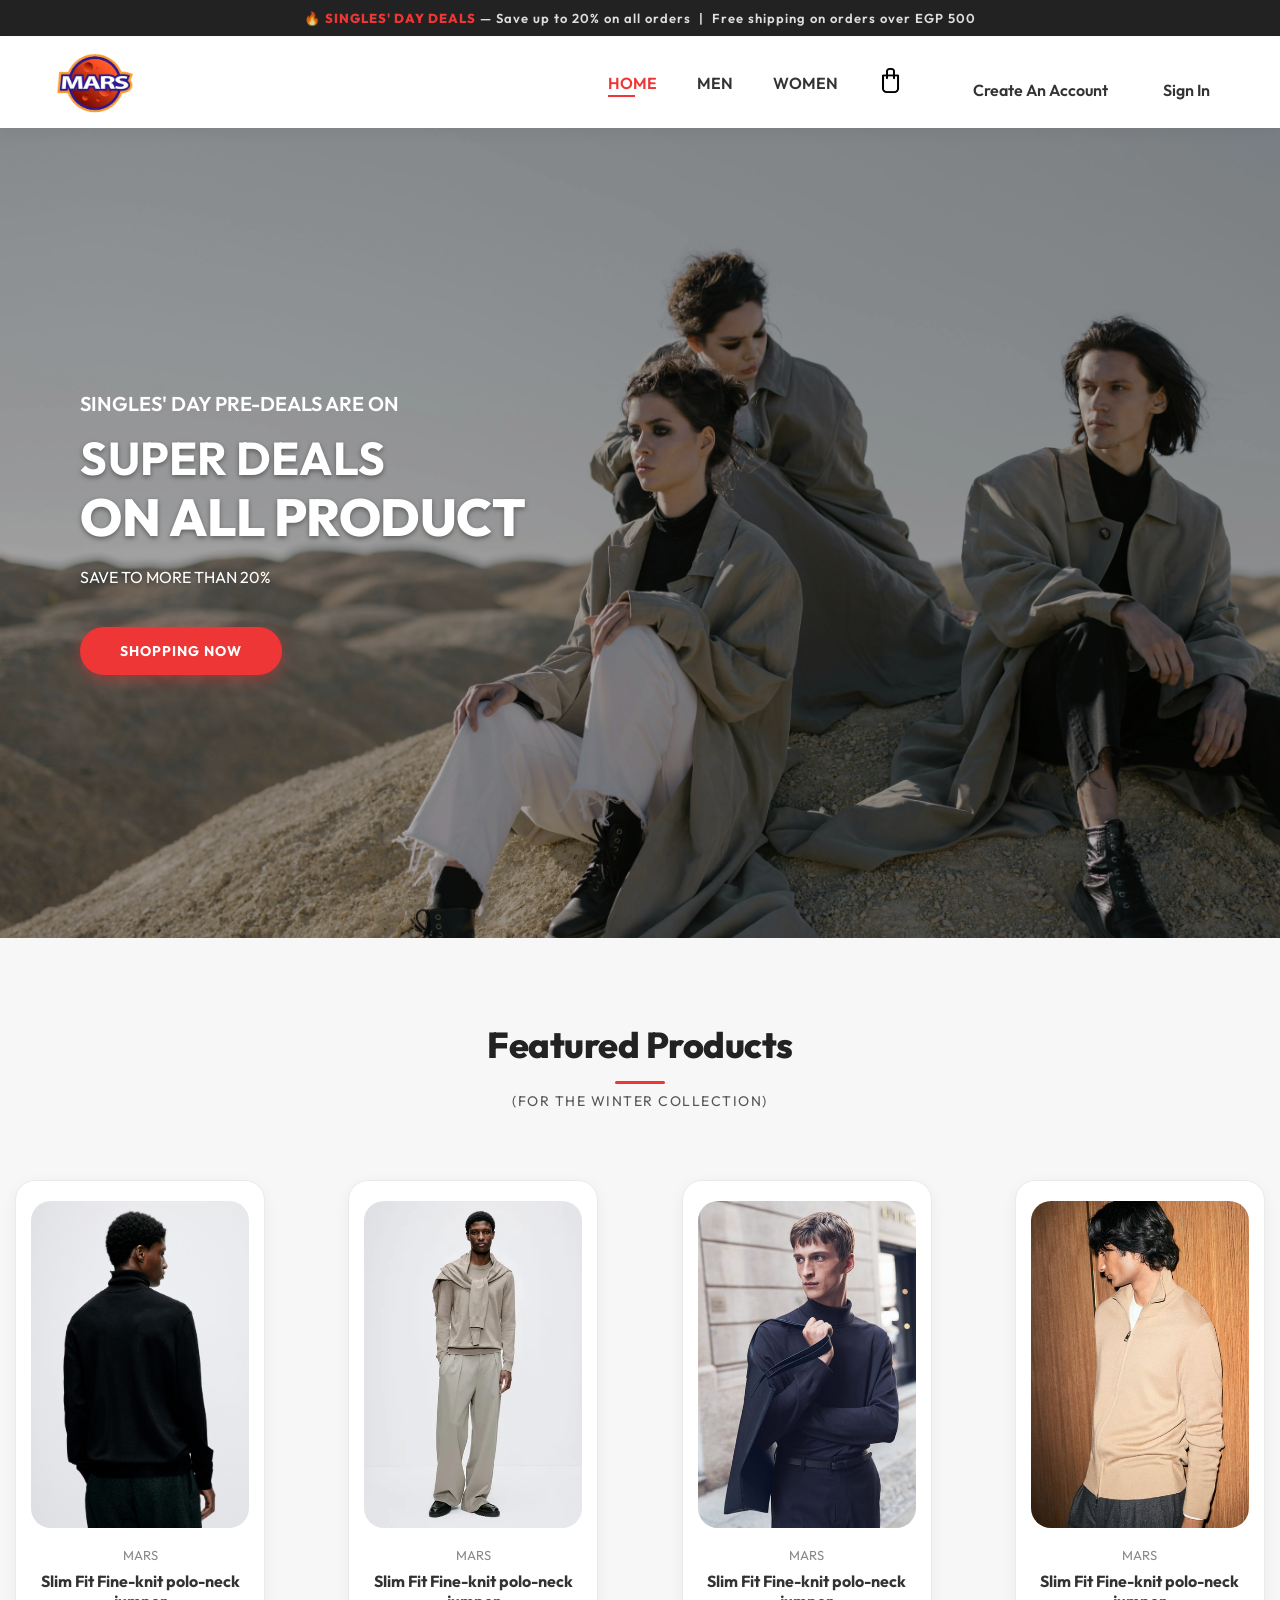
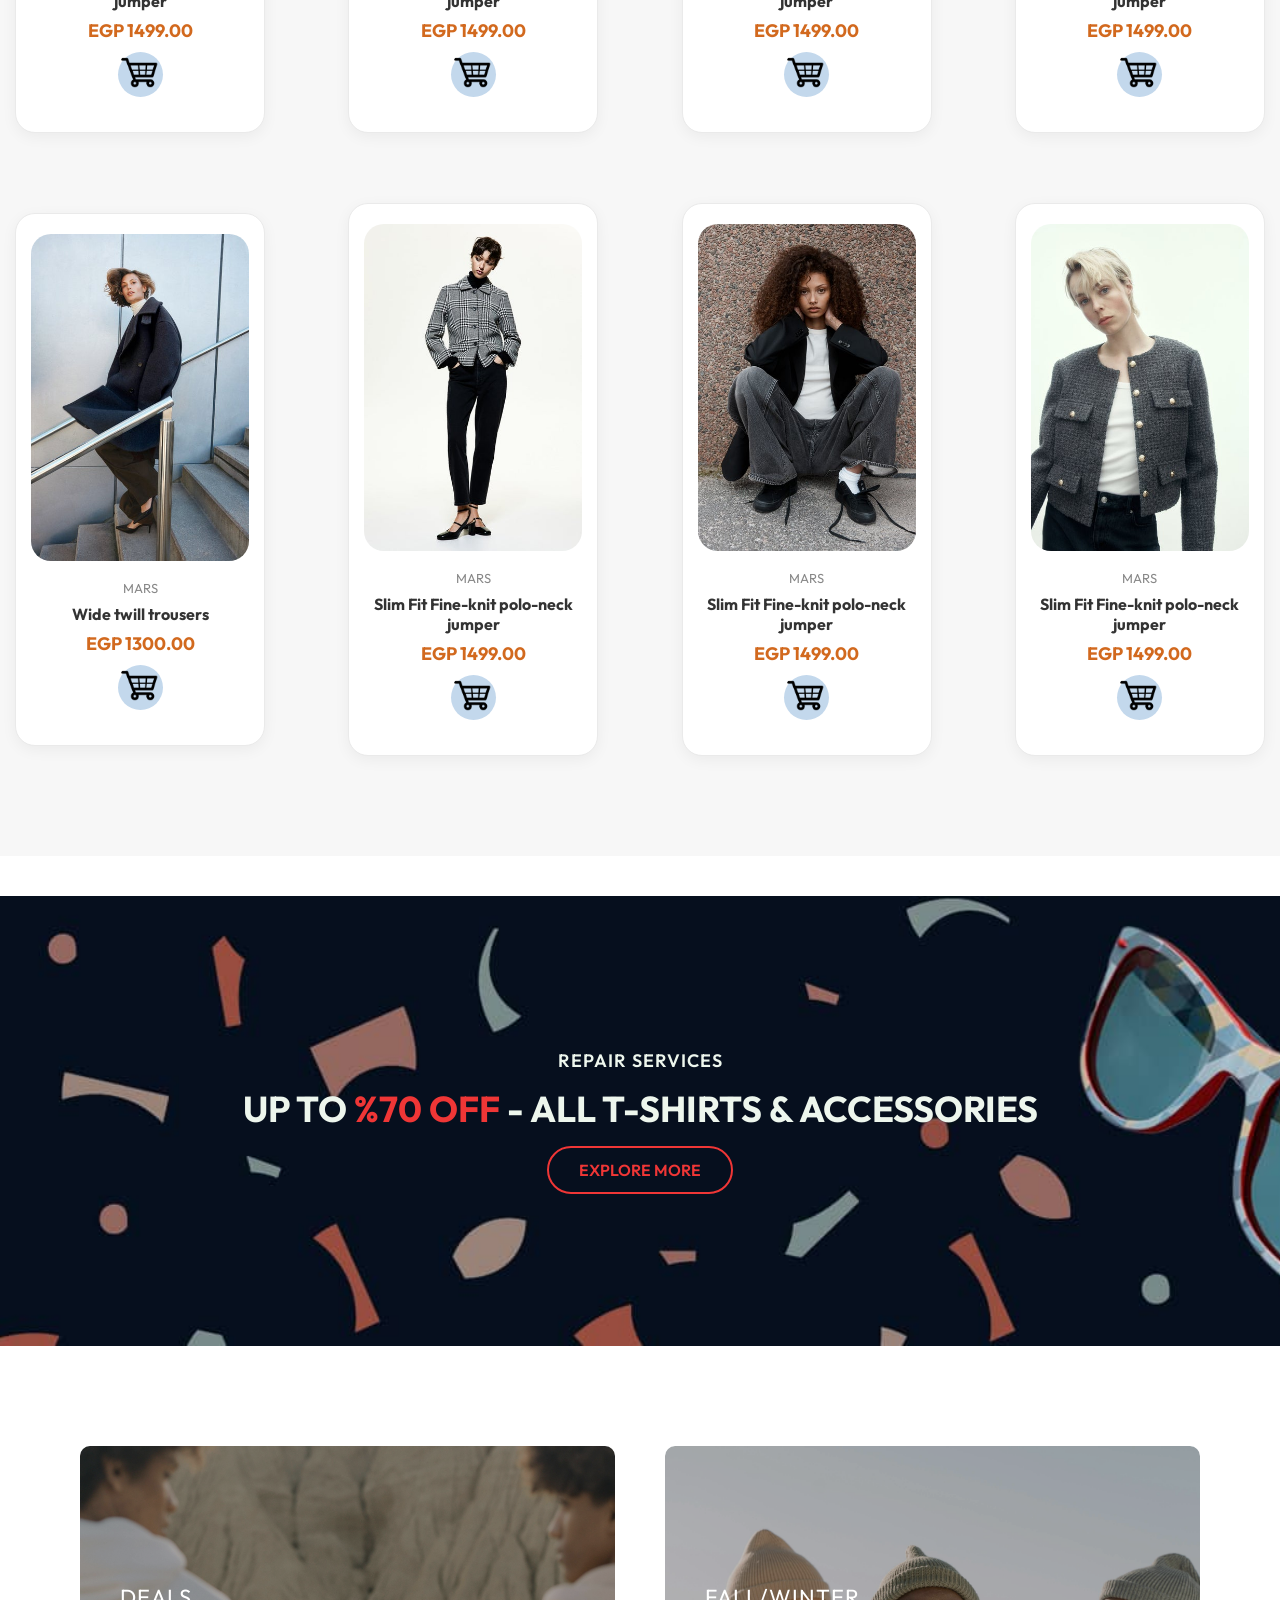
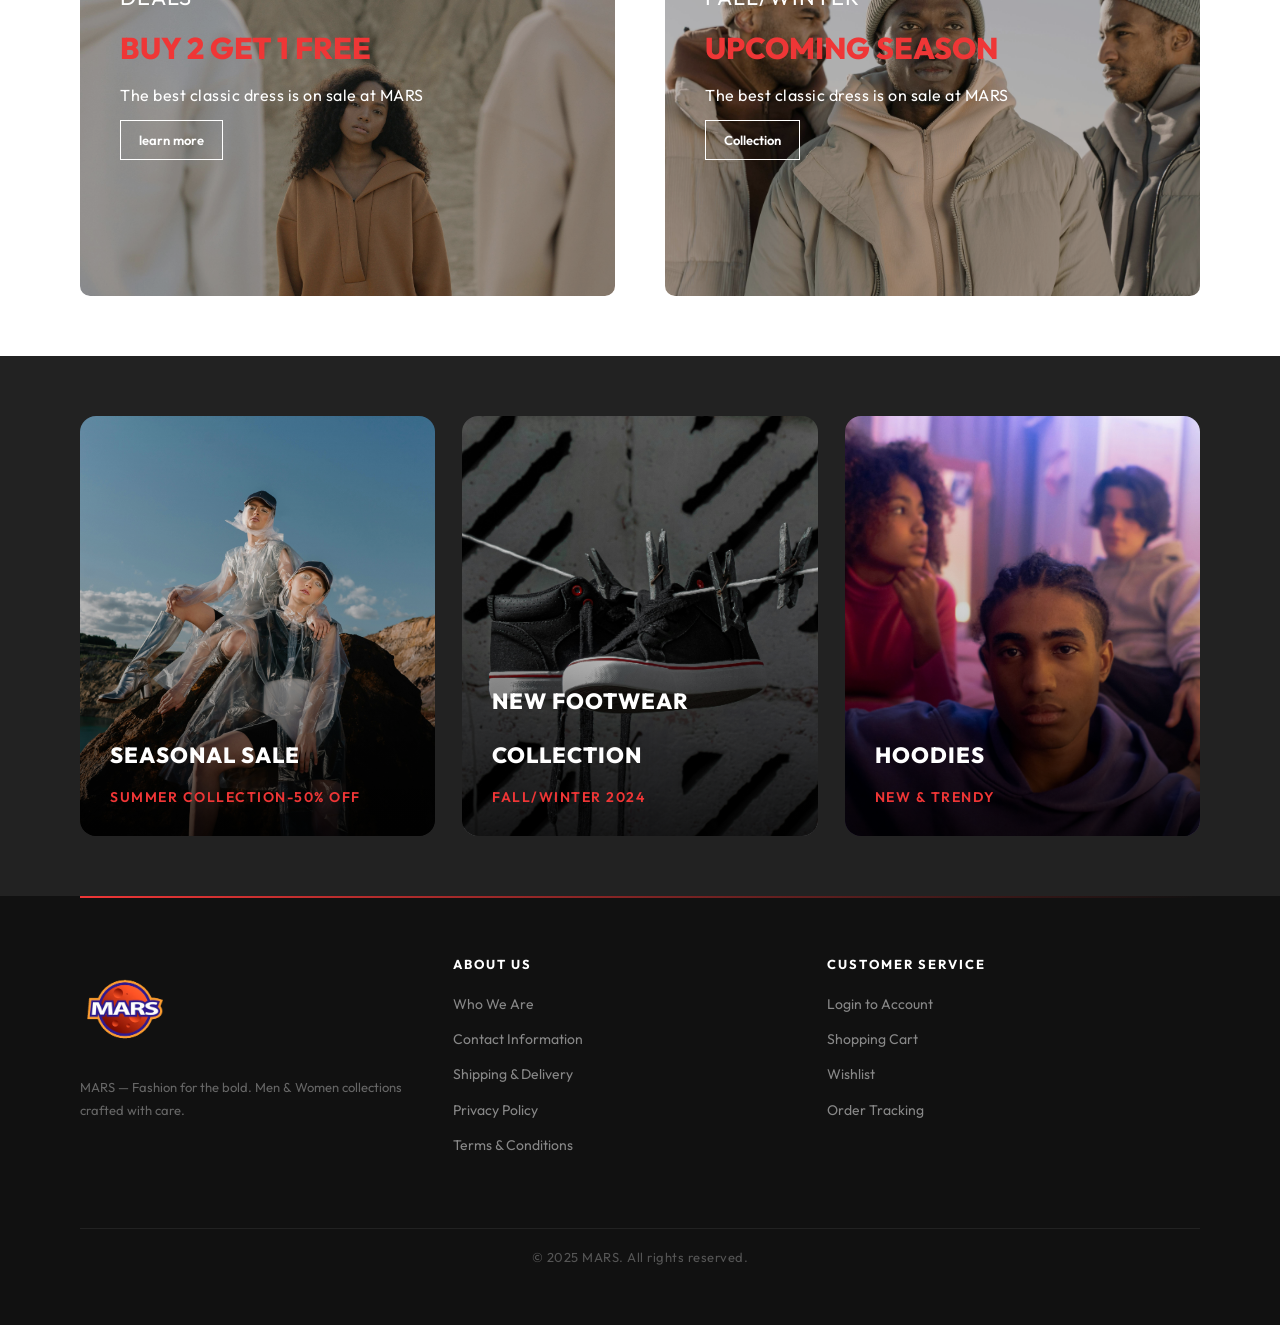
<file: index.html>
<!DOCTYPE html>
<html lang="en">

<head>
    <meta charset="UTF-8">
    <meta name="viewport" content="width=device-width, initial-scale=1.0">
    <meta http-equiv="X-UA-Compatible" content="IE=edge">
    <title>MARS: THE ONLINE SHOPPING FOR MEN & WOMEN </title>
    <link rel="stylesheet" href="style.css">
    <link rel="icon" type="image/png" href="img/logo.png">
    <link rel="stylesheet" href="https://pro.fontawesome.com/releases/v5.10.0/css/all.css" />
</head>

<body>
    <!-- Announcement Bar -->
    <div id="announcement-bar">🔥 <span>SINGLES' DAY DEALS</span> — Save up to 20% on all orders &nbsp;|&nbsp; Free shipping on orders over EGP 500</div>

    <section id="header">

        <a href="index.html" class="logo-link"><img src="img/logo.png" width="90" class="logo" alt=""></a>

        <div>
            <ul id="navbar">

                <li><a class="active" href="index.html">HOME</a></li>

                <li><a href="men.html">MEN</a></li>
                <li><a href="women.html">WOMEN</a></li>
                <li id="lg-bag"><a href="cart.html"><img src="img/shopping-bag-3049.png" width="25" alt=""></a></li>

                <div id="close" onclick="toggleMenu()">
                    <i class="fas fa-times"></i>
                </div>
                <div id="Account">
                    <ul>
                        <li><a href="createNEW.html">Create An Account</a></li>
                        <li><a href="signin.html">Sign In</a></li>
                    </ul>
                </div>
            </ul>
        </div>

        <div id="mobil">
            <a href="cart.html"><i class="fa fa-shopping-bag" aria-hidden="true"></i></a>
            <i id="bar" class="fas fa-outdent" onclick="toggleMenu()"></i>
        </div>




    </section>

    <section id="hero">
        <h4>SINGLES' DAY PRE-DEALS ARE ON</h4>
        <h2>SUPER DEALS</h2>
        <h1>ON ALL PRODUCT </h1>
        <p>SAVE TO MORE THAN 20%</p>
        <button> <a href="shop.html">SHOPPING NOW</a> </button>
    </section>

    <section id="prodact1" class="section-p1">
        <h2>Featured Products</h2>
        <h4>(for the winter collection)</h4>
        <div class="main-contenar">
            <div class="pro">
                <img src="img/Products/p1/EID-10723afd15da64c41d027590fb6d72f6b807c161.jpg" width="200" alt="">
                <div class="des">
                    <span>MARS</span>
                    <h5>Slim Fit Fine-knit polo-neck jumper</h5>
                    <h4>EGP 1499.00</h4>
                    <div class="cart"><a href="#"><img src="img/Products/pngegg.png" width="25" alt=""></a></div>
                </div>
            </div>

            <div class="pro">
                <img src="img/Products/p2/EID-b0924d6f482199c43f36c23b09a0e674f6bb3df1.webp" width="200" alt="">

                <div class="des">
                    <span>MARS</span>
                    <h5>Slim Fit Fine-knit polo-neck jumper</h5>
                    <h4>EGP 1499.00</h4>
                    <div class="cart"><a href="#"><img src="img/Products/pngegg.png" width="25" alt=""></a></div>
                </div>
            </div>

            <div class="pro">
                <img src="img/Products/p3/EID-ffe8e4d63fe61086ef9149c4f0f56b2e2ee61302.jpeg" width="200" alt="">

                <div class="des">
                    <span>MARS</span>
                    <h5>Slim Fit Fine-knit polo-neck jumper</h5>
                    <h4>EGP 1499.00</h4>
                    <div class="cart"><a href="#"><img src="img/Products/pngegg.png" width="25" alt=""></a></div>
                </div>
            </div>

            <div class="pro">
                <img src="img/Products/p4/EID-71496f3914a09564f7163f866286c6bc7ce392a2.jpeg" width="200" alt="">

                <div class="des">
                    <span>MARS</span>
                    <h5>Slim Fit Fine-knit polo-neck jumper</h5>
                    <h4>EGP 1499.00</h4>
                    <div class="cart"><a href="#"><img src="img/Products/pngegg.png" width="25" alt=""></a></div>
                </div>
            </div>

            <div class="pro" onclick="window.location.href='wsproduct.html'">
                <img src="img/women-pro/wp1/EID-0eda9be8b290dabc4ec2d9f0d1f83f37f2876109.jpeg" width="200" alt="">
                <div class="des">
                    <span>MARS</span>
                    <h5>Wide twill trousers</h5>
                    <h4>EGP 1300.00</h4>
                    <div class="cart"><a href="#"><img src="img/Products/pngegg.png" width="25" alt=""></a></div>
                </div>
            </div>

            <div class="pro">
                <img src="img/women-pro/wp2/EID-98e1ba3fbee5f9f52eccc8853dfc7e3cf13c687c.jpeg" width="200" alt="">

                <div class="des">
                    <span>MARS</span>
                    <h5>Slim Fit Fine-knit polo-neck jumper</h5>
                    <h4>EGP 1499.00</h4>
                    <div class="cart"><a href="#"><img src="img/Products/pngegg.png" width="25" alt=""></a></div>
                </div>
            </div>

            <div class="pro">
                <img src="img/women-pro/wp3/EID-477333f65a0d356d03f0c41ed3a42b8c8da2cbfb.jpeg" width="200" alt="">

                <div class="des">
                    <span>MARS</span>
                    <h5>Slim Fit Fine-knit polo-neck jumper</h5>
                    <h4>EGP 1499.00</h4>
                    <div class="cart"><a href="#"><img src="img/Products/pngegg.png" width="25" alt=""></a></div>
                </div>
            </div>

            <div class="pro">
                <img src="img/women-pro/wp4/EID-c3f94d78bc0dfa19ec99fe35b8a77de4ceb1cd2e.jpeg" width="200" alt="">

                <div class="des">
                    <span>MARS</span>
                    <h5>Slim Fit Fine-knit polo-neck jumper</h5>
                    <h4>EGP 1499.00</h4>
                    <div class="cart"><a href="#"><img src="img/Products/pngegg.png" width="25" alt=""></a></div>
                </div>
            </div>

        </div>
    </section>

    <section id="banner" class="section-m1">
        <h4>Repair Services</h4>
        <h2>Up To <span>%70 OFF</span> - All T-shirts & Accessories</h2>
        <button class="normal">Explore More</button>

    </section>

    <section id="sm-banner" class="section-p1">
        <div class="banner-box">
            <h4>Deals</h4>
            <h2>buy 2 get 1 free</h2>
            <span>The best classic dress is on sale at MARS</span>
            <button class="white">learn more</button>
        </div>
        <div class="banner-box banner-box2">
            <h4>Fall/Winter</h4>
            <h2>upcoming season</h2>
            <span>The best classic dress is on sale at MARS</span>
            <button class="white">Collection</button>
        </div>
    </section>

    <section id="banner3">
        <div class="banner-box">
            <h2>SEASONAL SALE</h2>
            <h3>Summer Collection-50% OFF</h3>
        </div>
        <div class="banner-box banner-box2">
            <h2>NEW FOOTWEAR COLLECTION</h2>
            <h3>Fall/Winter 2024</h3>
        </div>
        <div class="banner-box banner-box3">
            <h2>HOODIES</h2>
            <h3>New & Trendy</h3>
        </div>
    </section>

    <footer class="section-p1">
        <div class="footer-col">
            <img class="logo" src="img/logo.png" width="65" alt="Company Logo">
            <p style="font-size:13px; margin-top:15px;">MARS — Fashion for the bold. Men &amp; Women collections crafted
                with care.</p>
        </div>

        <div class="footer-col">
            <h4>About Us</h4>
            <ul>
                <li><a href="about.html">Who We Are</a></li>
                <li><a href="contact.html">Contact Information</a></li>
                <li><a href="#">Shipping &amp; Delivery</a></li>
                <li><a href="#">Privacy Policy</a></li>
                <li><a href="#">Terms &amp; Conditions</a></li>
            </ul>
        </div>

        <div class="footer-col">
            <h4>Customer Service</h4>
            <ul>
                <li><a href="signin.html">Login to Account</a></li>
                <li><a href="cart.html">Shopping Cart</a></li>
                <li><a href="#">Wishlist</a></li>
                <li><a href="#">Order Tracking</a></li>
            </ul>
        </div>

        <div class="copyright">
            &copy; 2025 MARS. All rights reserved.
        </div>
    </footer>


<script src="script.js"></script>
</body>

</html>
</file>
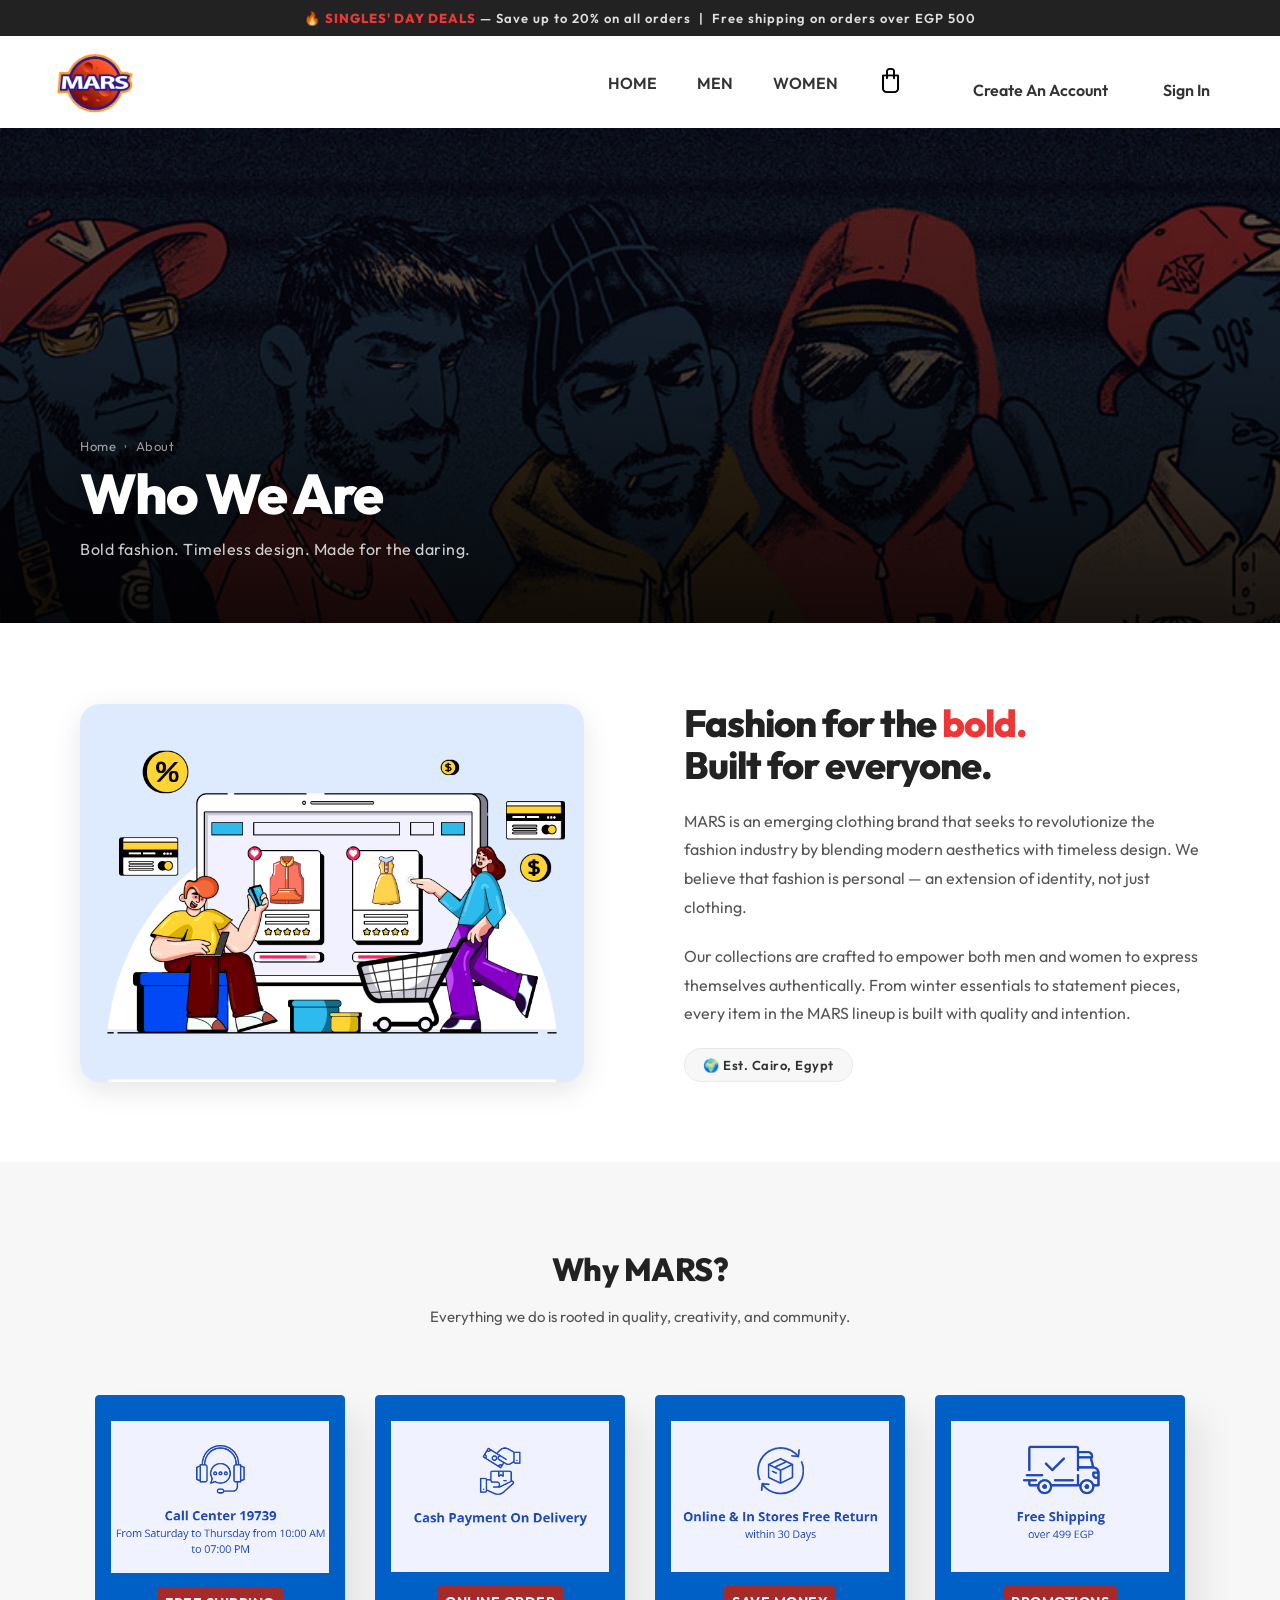
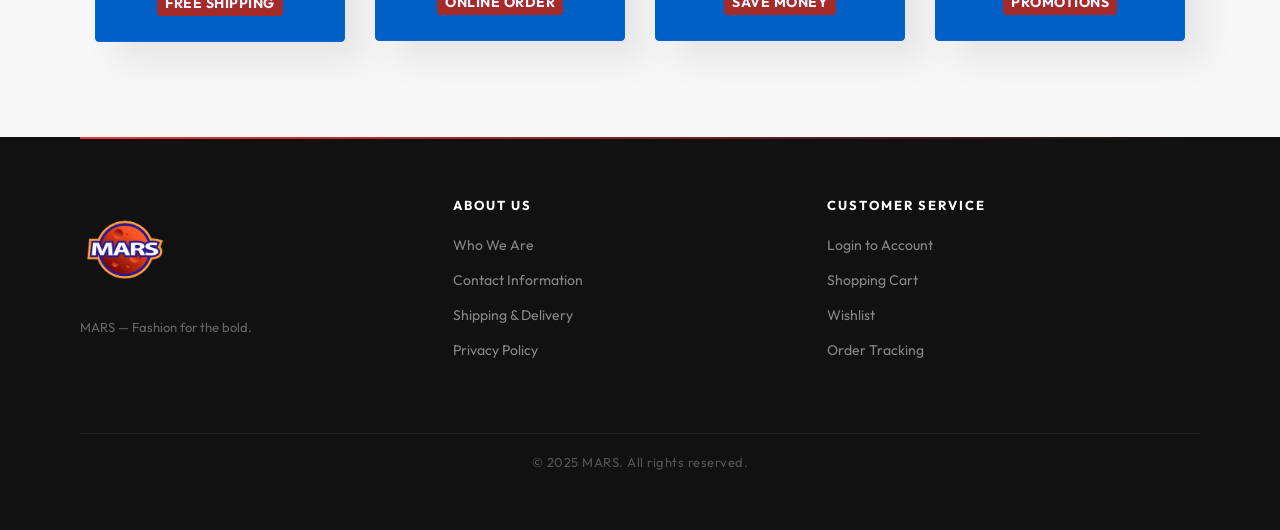
<file: about.html>
<!DOCTYPE html>
<html lang="en">
<head>
    <meta charset="UTF-8">
    <meta name="viewport" content="width=device-width, initial-scale=1.0">
    <title>About Us — MARS</title>
    <link rel="stylesheet" href="style.css">
    <link rel="icon" type="image/png" href="img/logo.png">
    <link rel="stylesheet" href="https://pro.fontawesome.com/releases/v5.10.0/css/all.css" />
    <style>
        /* ---- About Page Styles ---- */
        #about-head {
            display: flex;
            align-items: center;
            gap: 60px;
            padding: 80px;
            background: var(--bg-color);
        }
        #about-head img {
            width: 45%;
            border-radius: 20px;
            object-fit: cover;
            box-shadow: var(--shadow-md);
            flex-shrink: 0;
        }
        #about-head .about-text h2 {
            font-size: 38px;
            font-weight: 800;
            letter-spacing: -1px;
            margin-bottom: 20px;
            line-height: 1.1;
        }
        #about-head .about-text h2 span {
            color: var(--accent-color);
        }
        #about-head .about-text p {
            color: var(--text-light);
            font-size: 16px;
            line-height: 1.8;
            margin: 0 0 20px;
        }
        #about-head .about-text .about-tag {
            display: inline-block;
            padding: 8px 18px;
            background: var(--bg-alt);
            border: 1px solid var(--border-color);
            border-radius: 20px;
            font-size: 13px;
            font-weight: 600;
            color: var(--text-main);
            letter-spacing: 0.5px;
        }

        /* ---- Values Section ---- */
        #feature {
            display: flex;
            flex-wrap: wrap;
            justify-content: center;
            gap: 30px;
            padding: 80px;
            background: var(--bg-alt);
        }
        .values-heading {
            width: 100%;
            text-align: center;
            margin-bottom: 20px;
        }
        .values-heading h2 {
            font-size: 32px;
            font-weight: 800;
            letter-spacing: -0.5px;
        }
        .values-heading p {
            font-size: 15px;
            color: var(--text-light);
            margin: 8px 0 0;
        }
        .fe-box {
            background: var(--bg-color);
            border: 1px solid var(--border-color);
            border-radius: 16px;
            padding: 30px;
            width: 220px;
            text-align: center;
            box-shadow: var(--shadow-sm);
            transition: transform var(--transition), box-shadow var(--transition);
        }
        .fe-box:hover {
            transform: translateY(-6px);
            box-shadow: var(--shadow-md);
        }
        .fe-box img {
            width: 70px;
            margin-bottom: 15px;
        }
        .fe-box h6 {
            font-size: 14px;
            font-weight: 700;
            color: var(--text-main);
            letter-spacing: 0.5px;
        }

        @media (max-width: 900px) {
            #about-head { flex-direction: column; padding: 40px 30px; }
            #about-head img { width: 100%; }
            #feature { padding: 40px 30px; }
        }
    </style>
</head>
<body>
    <!-- Announcement Bar -->
    <div id="announcement-bar">🔥 <span>SINGLES' DAY DEALS</span> — Save up to 20% on all orders &nbsp;|&nbsp; Free shipping on orders over EGP 500</div>

    <section id="header">
        <a href="index.html" class="logo-link"><img src="img/logo.png" width="90" class="logo" alt="MARS Logo"></a>
        <div>
            <ul id="navbar">
                <li><a href="index.html">HOME</a></li>
                <li><a href="men.html">MEN</a></li>
                <li><a href="women.html">WOMEN</a></li>
                <li id="lg-bag"><a href="cart.html"><img src="img/shopping-bag-3049.png" width="25" alt="Cart"></a></li>
                <div id="close" onclick="toggleMenu()"><i class="fas fa-times"></i></div>
                <div id="Account">
                    <ul>
                        <li><a href="createNEW.html">Create An Account</a></li>
                        <li><a href="signin.html">Sign In</a></li>
                    </ul>
                </div>
            </ul>
        </div>
        <div id="mobil">
            <a href="cart.html"><i class="fa fa-shopping-bag" aria-hidden="true"></i></a>
            <i id="bar" class="fas fa-outdent" onclick="toggleMenu()"></i>
        </div>
    </section>

    <section id="page-header">
        <div class="breadcrumb">
            <a href="index.html">Home</a>
            <span class="sep">›</span>
            <span>About</span>
        </div>
        <h1>Who We Are</h1>
        <p>Bold fashion. Timeless design. Made for the daring.</p>
    </section>

    <section id="about-head">
        <img src="img/about/a6.jpg" alt="About MARS Brand">
        <div class="about-text">
            <h2>Fashion for the <span>bold.</span><br>Built for everyone.</h2>
            <p>MARS is an emerging clothing brand that seeks to revolutionize the fashion industry by blending modern aesthetics with timeless design. We believe that fashion is personal — an extension of identity, not just clothing.</p>
            <p>Our collections are crafted to empower both men and women to express themselves authentically. From winter essentials to statement pieces, every item in the MARS lineup is built with quality and intention.</p>
            <span class="about-tag">🌍 Est. Cairo, Egypt</span>
        </div>
    </section>

    <section id="feature">
        <div class="values-heading">
            <h2>Why MARS?</h2>
            <p>Everything we do is rooted in quality, creativity, and community.</p>
        </div>

        <div class="fe-box">
            <img src="img/feature/s1.png" alt="Free Shipping">
            <h6>Free Shipping</h6>
        </div>
        <div class="fe-box">
            <img src="img/feature/s2.png" alt="Online Order">
            <h6>Online Order</h6>
        </div>
        <div class="fe-box">
            <img src="img/feature/s3.png" alt="Save Money">
            <h6>Save Money</h6>
        </div>
        <div class="fe-box">
            <img src="img/feature/s4.png" alt="Promotions">
            <h6>Promotions</h6>
        </div>
    </section>

    <footer class="section-p1">
        <div class="footer-col">
            <img class="logo" src="img/logo.png" width="65" alt="Company Logo">
            <p style="font-size:13px; margin-top:15px;">MARS &mdash; Fashion for the bold.</p>
        </div>
        <div class="footer-col">
            <h4>About Us</h4>
            <ul>
                <li><a href="about.html">Who We Are</a></li>
                <li><a href="contact.html">Contact Information</a></li>
                <li><a href="#">Shipping &amp; Delivery</a></li>
                <li><a href="#">Privacy Policy</a></li>
            </ul>
        </div>
        <div class="footer-col">
            <h4>Customer Service</h4>
            <ul>
                <li><a href="signin.html">Login to Account</a></li>
                <li><a href="cart.html">Shopping Cart</a></li>
                <li><a href="#">Wishlist</a></li>
                <li><a href="#">Order Tracking</a></li>
            </ul>
        </div>
        <div class="copyright">&copy; 2025 MARS. All rights reserved.</div>
    </footer>

<script src="script.js"></script>
</body>
</html>
</file>
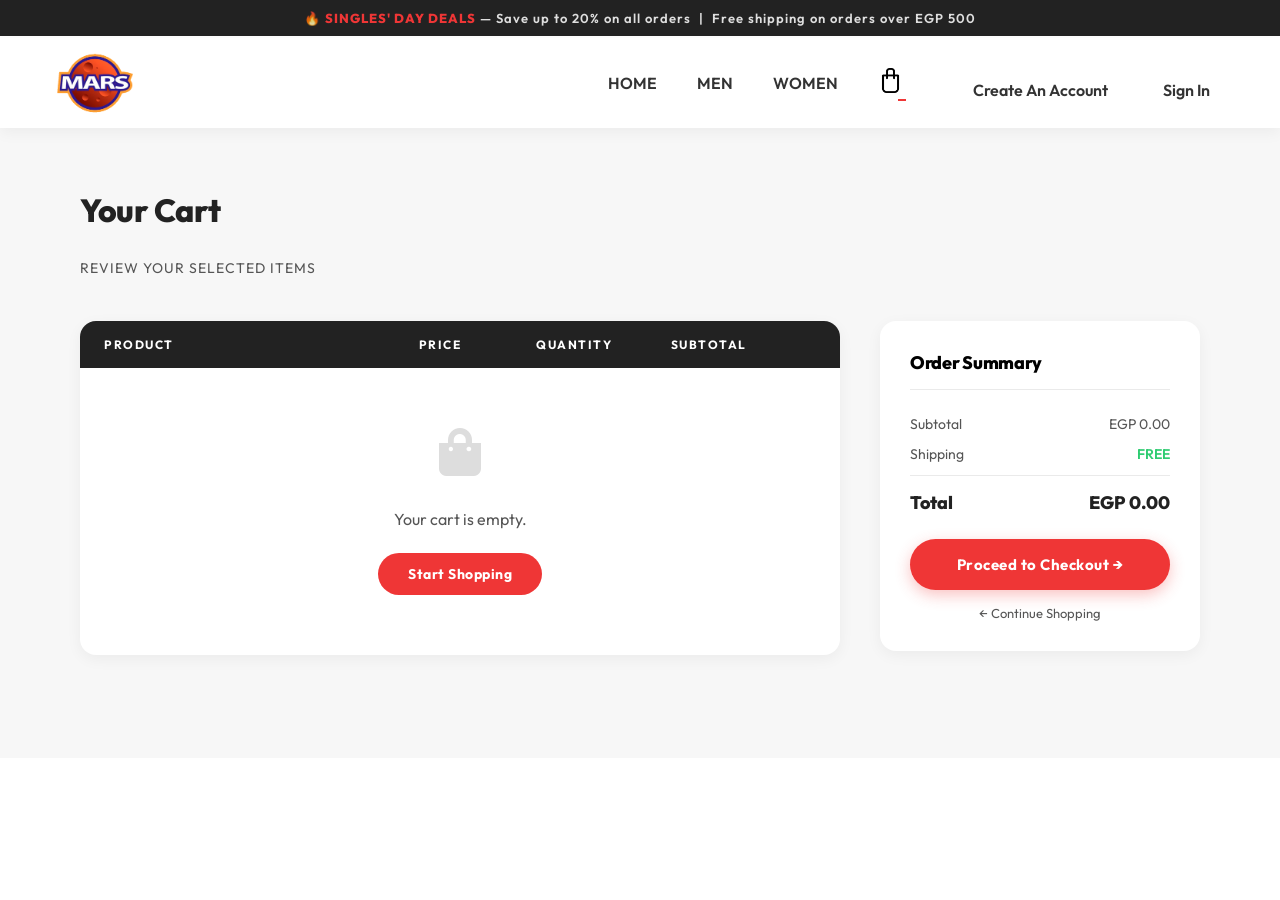
<file: cart.html>
<!DOCTYPE html>
<html lang="en">
<head>
    <meta charset="UTF-8">
    <meta name="viewport" content="width=device-width, initial-scale=1.0">
    <title>Shopping Cart — MARS</title>
    <link rel="stylesheet" href="style.css">
    <link rel="icon" type="image/png" href="img/logo.png">
    <link rel="stylesheet" href="https://pro.fontawesome.com/releases/v5.10.0/css/all.css" />
    <style>
        /* ---- Cart Page Specific Styles ---- */
        .cart-page {
            min-height: 70vh;
            padding: 50px 80px;
            background-color: var(--bg-alt);
        }

        .cart-page h1 {
            font-size: 32px;
            font-weight: 800;
            margin-bottom: 8px;
            letter-spacing: -0.5px;
        }

        .cart-page .cart-subtitle {
            color: var(--text-light);
            font-size: 14px;
            letter-spacing: 1px;
            text-transform: uppercase;
            margin-bottom: 40px;
        }

        .cart-layout {
            display: flex;
            gap: 40px;
            align-items: flex-start;
            flex-wrap: wrap;
        }

        /* --- Items Panel --- */
        .cart-items-panel {
            flex: 1;
            min-width: 300px;
            background: var(--bg-color);
            border-radius: 16px;
            box-shadow: var(--shadow-sm);
            overflow: hidden;
        }

        .cart-items-header {
            display: grid;
            grid-template-columns: 2fr 1fr 1fr 1fr 40px;
            padding: 16px 24px;
            background: var(--primary-color);
            color: #fff;
            font-size: 12px;
            font-weight: 700;
            letter-spacing: 1.5px;
            text-transform: uppercase;
        }

        .cart-items {
            padding: 0 24px;
        }

        .cart-item {
            display: grid;
            grid-template-columns: 2fr 1fr 1fr 1fr 40px;
            align-items: center;
            padding: 20px 0;
            border-bottom: 1px solid var(--border-color);
            gap: 10px;
        }

        .cart-item:last-child {
            border-bottom: none;
        }

        .cart-item-info {
            display: flex;
            align-items: center;
            gap: 15px;
            text-align: left;
        }

        .cart-item-info img {
            width: 65px;
            height: 75px;
            object-fit: cover;
            border-radius: 10px;
            border: 1px solid var(--border-color);
        }

        .cart-item-info .item-name {
            font-size: 14px;
            font-weight: 600;
            color: var(--text-main);
        }

        .cart-item-price {
            font-size: 14px;
            color: var(--text-light);
            text-align: center;
        }

        .cart-item-qty {
            display: flex;
            align-items: center;
            justify-content: center;
            gap: 8px;
        }

        .qty-btn {
            width: 28px;
            height: 28px;
            border: 1px solid var(--border-color);
            background: var(--bg-alt);
            border-radius: 6px;
            cursor: pointer;
            font-size: 16px;
            font-weight: 600;
            color: var(--text-main);
            display: flex;
            align-items: center;
            justify-content: center;
            transition: all var(--transition);
        }

        .qty-btn:hover {
            background: var(--accent-color);
            color: #fff;
            border-color: var(--accent-color);
        }

        .qty-count {
            font-weight: 700;
            font-size: 15px;
            min-width: 20px;
            text-align: center;
        }

        .cart-item-subtotal {
            font-size: 15px;
            font-weight: 700;
            color: var(--primary-color);
            text-align: center;
        }

        .cart-item-remove {
            text-align: center;
        }

        .remove-btn {
            background: none;
            border: none;
            cursor: pointer;
            color: #ccc;
            font-size: 16px;
            transition: color var(--transition);
            padding: 5px;
        }

        .remove-btn:hover {
            color: var(--accent-color);
        }

        .cart-empty {
            padding: 60px 24px;
            text-align: center;
            color: var(--text-light);
        }
        .cart-empty i {
            font-size: 48px;
            margin-bottom: 15px;
            color: #ddd;
        }
        .cart-empty p {
            font-size: 16px;
            margin-bottom: 20px;
        }
        .cart-empty a {
            display: inline-block;
            padding: 12px 30px;
            background: var(--accent-color);
            color: #fff;
            border-radius: 30px;
            text-decoration: none;
            font-weight: 700;
            font-size: 14px;
            letter-spacing: 0.5px;
            transition: all var(--transition);
        }
        .cart-empty a:hover {
            background: var(--primary-color);
        }

        /* --- Summary Panel --- */
        .cart-summary-panel {
            width: 320px;
            background: var(--bg-color);
            border-radius: 16px;
            box-shadow: var(--shadow-sm);
            padding: 30px;
            position: sticky;
            top: 110px;
        }

        .cart-summary-panel h3 {
            font-size: 18px;
            font-weight: 800;
            letter-spacing: -0.3px;
            margin-bottom: 25px;
            padding-bottom: 15px;
            border-bottom: 1px solid var(--border-color);
        }

        .summary-row {
            display: flex;
            justify-content: space-between;
            align-items: center;
            font-size: 14px;
            color: var(--text-light);
            margin-bottom: 12px;
        }

        .summary-row.total {
            font-size: 18px;
            font-weight: 800;
            color: var(--primary-color);
            border-top: 1px solid var(--border-color);
            padding-top: 15px;
            margin-top: 5px;
            margin-bottom: 25px;
        }

        .checkout-btn {
            width: 100%;
            padding: 16px;
            background: var(--accent-color);
            color: #fff;
            border: none;
            border-radius: 30px;
            font-size: 15px;
            font-weight: 700;
            letter-spacing: 0.5px;
            cursor: pointer;
            transition: all var(--transition);
            box-shadow: 0 5px 15px rgba(239, 54, 54, 0.3);
        }

        .checkout-btn:hover {
            background: var(--primary-color);
            box-shadow: 0 8px 20px rgba(0,0,0,0.2);
            transform: translateY(-2px);
        }

        .continue-link {
            display: block;
            text-align: center;
            margin-top: 15px;
            color: var(--text-light);
            font-size: 13px;
            text-decoration: none;
            transition: color var(--transition);
        }

        .continue-link:hover {
            color: var(--accent-color);
        }

        @media (max-width: 900px) {
            .cart-page { padding: 30px 20px; }
            .cart-layout { flex-direction: column; }
            .cart-summary-panel { width: 100%; }
            .cart-items-header { display: none; }
            .cart-item { grid-template-columns: 1fr 1fr; grid-template-rows: auto auto; }
        }
    </style>
</head>
<body>
    <!-- Announcement Bar -->
    <div id="announcement-bar">🔥 <span>SINGLES' DAY DEALS</span> — Save up to 20% on all orders &nbsp;|&nbsp; Free shipping on orders over EGP 500</div>

    <section id="header">
        <a href="index.html" class="logo-link"><img src="img/logo.png" width="90" class="logo" alt="MARS Logo"></a>
        <div>
            <ul id="navbar">
                <li><a href="index.html">HOME</a></li>
                <li><a href="men.html">MEN</a></li>
                <li><a href="women.html">WOMEN</a></li>
                <li id="lg-bag"><a class="active" href="cart.html"><img src="img/shopping-bag-3049.png" width="25" alt="Cart"></a></li>
                <div id="close" onclick="toggleMenu()">
                    <i class="fas fa-times"></i>
                </div>
                <div id="Account">
                    <ul>
                        <li><a href="createNEW.html">Create An Account</a></li>
                        <li><a href="signin.html">Sign In</a></li>
                    </ul>
                </div>
            </ul>
        </div>
        <div id="mobil">
            <a href="cart.html"><i class="fa fa-shopping-bag" aria-hidden="true"></i></a>
            <i id="bar" class="fas fa-outdent" onclick="toggleMenu()"></i>
        </div>
    </section>

    <main class="cart-page">
        <h1>Your Cart</h1>
        <p class="cart-subtitle">Review your selected items</p>

        <div class="cart-layout">
            <!-- Items panel -->
            <div class="cart-items-panel">
                <div class="cart-items-header">
                    <span>Product</span>
                    <span style="text-align:center;">Price</span>
                    <span style="text-align:center;">Quantity</span>
                    <span style="text-align:center;">Subtotal</span>
                    <span></span>
                </div>
                <div class="cart-items">
                    <!-- dynamically rendered by script.js -->
                </div>
            </div>

            <!-- Summary panel -->
            <div class="cart-summary-panel">
                <h3>Order Summary</h3>
                <div class="summary-row">
                    <span>Subtotal</span>
                    <span id="subtotal">EGP 0.00</span>
                </div>
                <div class="summary-row">
                    <span>Shipping</span>
                    <span style="color:#2ecc71; font-weight:600;">FREE</span>
                </div>
                <div class="summary-row total">
                    <span>Total</span>
                    <span>EGP <span id="total">0.00</span></span>
                </div>
                <button class="checkout-btn" id="checkout">Proceed to Checkout →</button>
                <a href="index.html" class="continue-link">← Continue Shopping</a>
            </div>
        </div>
    </main>

    <script src="script.js"></script>
    <script>
        // Wire up checkout button
        document.getElementById('checkout').addEventListener('click', () => {
            const items = CartManager.getItems();
            if(items.length === 0) {
                alert('Your cart is empty!');
            } else {
                alert('Checkout coming soon! 🛒\nTotal: EGP ' + CartManager.getTotal().toFixed(2));
            }
        });
    </script>
</body>
</html>
</file>
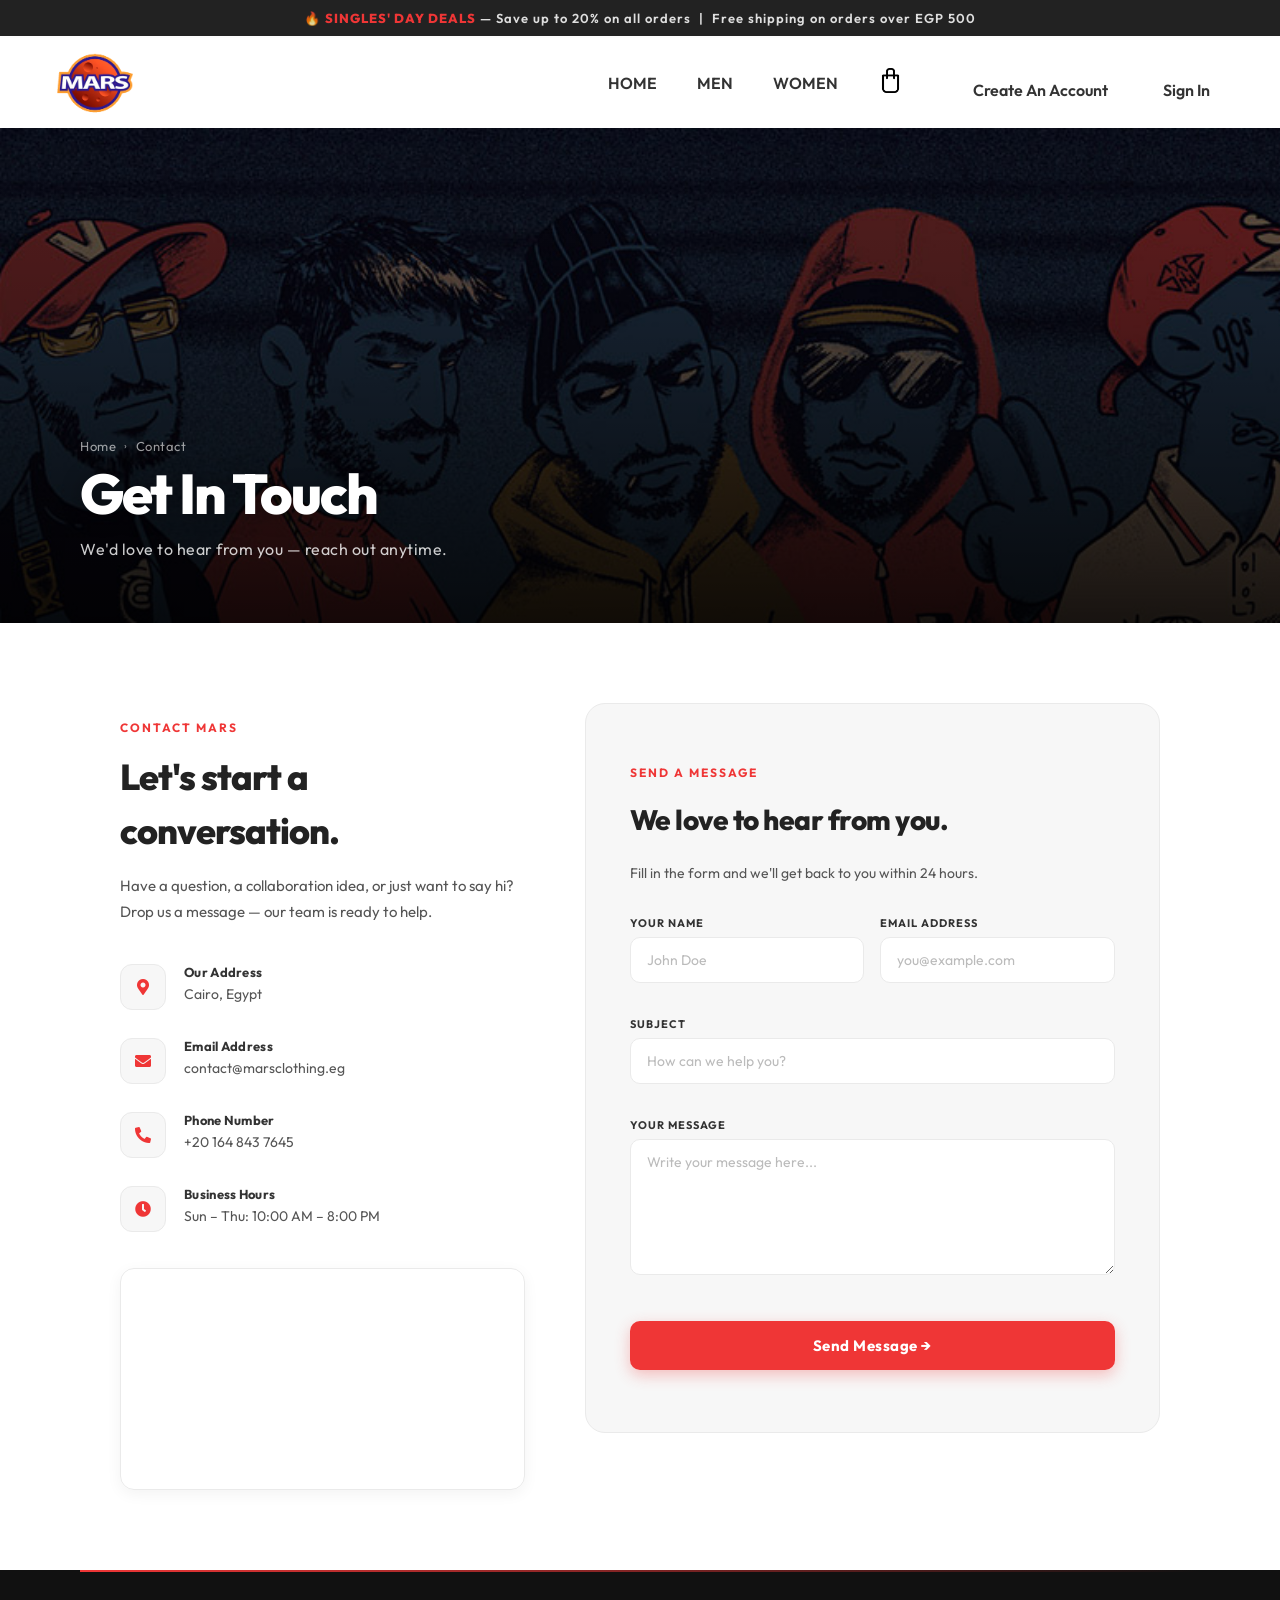
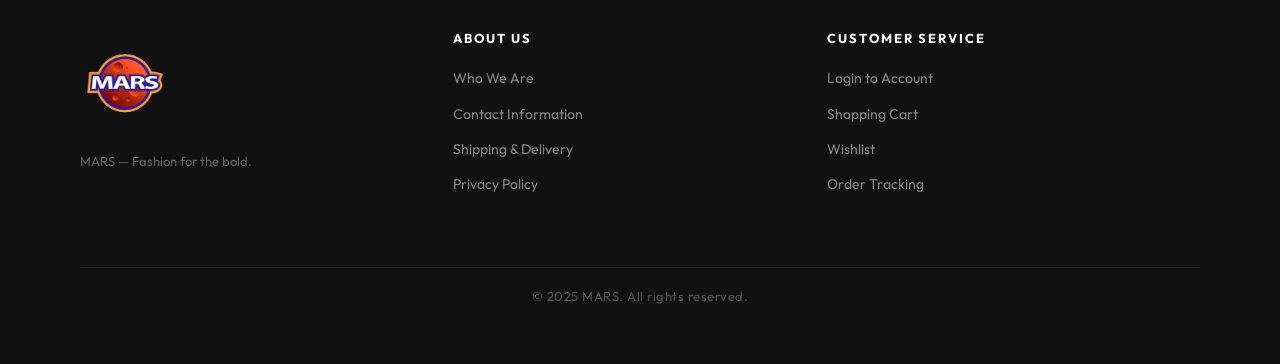
<file: contact.html>
<!DOCTYPE html>
<html lang="en">
<head>
    <meta charset="UTF-8">
    <meta name="viewport" content="width=device-width, initial-scale=1.0">
    <title>Contact Us — MARS</title>
    <link rel="stylesheet" href="style.css">
    <link rel="icon" type="image/png" href="img/logo.png">
    <link rel="stylesheet" href="https://pro.fontawesome.com/releases/v5.10.0/css/all.css" />
    <style>
        /* ---- Contact Layout ---- */
        #contact-details {
            display: flex;
            gap: 60px;
            padding: 80px;
            align-items: flex-start;
            flex-wrap: wrap;
            background: var(--bg-color);
        }

        /* ---- Info Panel ---- */
        .contact-info {
            flex: 1;
            min-width: 280px;
        }

        .contact-info .eyebrow {
            font-size: 12px;
            font-weight: 700;
            letter-spacing: 2px;
            text-transform: uppercase;
            color: var(--accent-color);
            margin-bottom: 12px;
        }

        .contact-info h2 {
            font-size: 36px;
            font-weight: 800;
            letter-spacing: -1px;
            margin-bottom: 12px;
        }

        .contact-info .sub {
            font-size: 15px;
            color: var(--text-light);
            line-height: 1.7;
            margin-bottom: 40px;
        }

        .contact-item {
            display: flex;
            align-items: flex-start;
            gap: 18px;
            margin-bottom: 28px;
        }

        .contact-item .icon-wrap {
            width: 46px;
            height: 46px;
            background: var(--bg-alt);
            border: 1px solid var(--border-color);
            border-radius: 12px;
            display: flex;
            align-items: center;
            justify-content: center;
            flex-shrink: 0;
            font-size: 16px;
            color: var(--accent-color);
            transition: all var(--transition);
        }

        .contact-item:hover .icon-wrap {
            background: var(--accent-color);
            color: #fff;
            border-color: var(--accent-color);
        }

        .contact-item .info-text strong {
            display: block;
            font-size: 13px;
            font-weight: 700;
            color: var(--text-main);
            margin-bottom: 3px;
            letter-spacing: 0.3px;
        }

        .contact-item .info-text span {
            font-size: 14px;
            color: var(--text-light);
            line-height: 1.5;
        }

        /* Map */
        .contact-map {
            margin-top: 36px;
            border-radius: 14px;
            overflow: hidden;
            box-shadow: var(--shadow-sm);
            border: 1px solid var(--border-color);
        }

        .contact-map iframe {
            width: 100%;
            height: 220px;
            display: block;
            border: 0;
        }

        /* ---- Message Form ---- */
        .contact-form-panel {
            flex: 1.2;
            min-width: 300px;
            background: var(--bg-alt);
            border-radius: 20px;
            padding: 44px;
            border: 1px solid var(--border-color);
        }

        .contact-form-panel .eyebrow {
            font-size: 12px;
            font-weight: 700;
            letter-spacing: 2px;
            text-transform: uppercase;
            color: var(--accent-color);
            margin-bottom: 10px;
        }

        .contact-form-panel h2 {
            font-size: 28px;
            font-weight: 800;
            margin-bottom: 6px;
            letter-spacing: -0.5px;
        }

        .contact-form-panel .sub {
            color: var(--text-light);
            font-size: 14px;
            margin-bottom: 30px;
        }

        .form-row {
            display: grid;
            grid-template-columns: 1fr 1fr;
            gap: 16px;
        }

        .cf-group {
            margin-bottom: 18px;
        }

        .cf-group.full {
            grid-column: 1 / -1;
        }

        .cf-group label {
            display: block;
            font-size: 11px;
            font-weight: 700;
            letter-spacing: 1px;
            text-transform: uppercase;
            color: var(--text-main);
            margin-bottom: 7px;
        }

        .cf-group input,
        .cf-group textarea {
            width: 100%;
            padding: 13px 16px;
            border: 1.5px solid var(--border-color);
            border-radius: 10px;
            font-size: 14px;
            font-family: "Outfit", sans-serif;
            color: var(--text-main);
            background: var(--bg-color);
            resize: vertical;
            outline: none;
            transition: border-color 0.25s ease, box-shadow 0.25s ease;
        }

        .cf-group input:focus,
        .cf-group textarea:focus {
            border-color: var(--accent-color);
            box-shadow: 0 0 0 4px rgba(239, 54, 54, 0.08);
        }

        .cf-group input::placeholder,
        .cf-group textarea::placeholder {
            color: #bbb;
        }

        .btn-send {
            width: 100%;
            padding: 15px;
            background: var(--accent-color);
            color: #fff;
            border: none;
            border-radius: 10px;
            font-size: 15px;
            font-weight: 700;
            font-family: "Outfit", sans-serif;
            letter-spacing: 0.5px;
            cursor: pointer;
            transition: all 0.3s ease;
            box-shadow: 0 5px 15px rgba(239, 54, 54, 0.3);
            margin-top: 8px;
        }

        .btn-send:hover {
            background: var(--primary-color);
            box-shadow: 0 8px 25px rgba(0,0,0,0.15);
            transform: translateY(-2px);
        }

        @media (max-width: 900px) {
            #contact-details { flex-direction: column; padding: 40px 30px; }
            .contact-form-panel { padding: 30px 24px; }
            .form-row { grid-template-columns: 1fr; }
        }
    </style>
</head>
<body>
    <!-- Announcement Bar -->
    <div id="announcement-bar">🔥 <span>SINGLES' DAY DEALS</span> — Save up to 20% on all orders &nbsp;|&nbsp; Free shipping on orders over EGP 500</div>

    <section id="header">
        <a href="index.html" class="logo-link"><img src="img/logo.png" width="90" class="logo" alt="MARS Logo"></a>
        <div>
            <ul id="navbar">
                <li><a href="index.html">HOME</a></li>
                <li><a href="men.html">MEN</a></li>
                <li><a href="women.html">WOMEN</a></li>
                <li id="lg-bag"><a href="cart.html"><img src="img/shopping-bag-3049.png" width="25" alt="Cart"></a></li>
                <div id="close" onclick="toggleMenu()"><i class="fas fa-times"></i></div>
                <div id="Account">
                    <ul>
                        <li><a href="createNEW.html">Create An Account</a></li>
                        <li><a href="signin.html">Sign In</a></li>
                    </ul>
                </div>
            </ul>
        </div>
        <div id="mobil">
            <a href="cart.html"><i class="fa fa-shopping-bag" aria-hidden="true"></i></a>
            <i id="bar" class="fas fa-outdent" onclick="toggleMenu()"></i>
        </div>
    </section>

    <section id="page-header">
        <div class="breadcrumb">
            <a href="index.html">Home</a>
            <span class="sep">›</span>
            <span>Contact</span>
        </div>
        <h1>Get In Touch</h1>
        <p>We'd love to hear from you — reach out anytime.</p>
    </section>

    <section id="contact-details">

        <!-- Left: Info -->
        <div class="contact-info">
            <p class="eyebrow">Contact MARS</p>
            <h2>Let's start a conversation.</h2>
            <p class="sub">Have a question, a collaboration idea, or just want to say hi? Drop us a message — our team is ready to help.</p>

            <div class="contact-item">
                <div class="icon-wrap"><i class="fas fa-map-marker-alt"></i></div>
                <div class="info-text">
                    <strong>Our Address</strong>
                    <span>Cairo, Egypt</span>
                </div>
            </div>

            <div class="contact-item">
                <div class="icon-wrap"><i class="fas fa-envelope"></i></div>
                <div class="info-text">
                    <strong>Email Address</strong>
                    <span>contact@marsclothing.eg</span>
                </div>
            </div>

            <div class="contact-item">
                <div class="icon-wrap"><i class="fas fa-phone-alt"></i></div>
                <div class="info-text">
                    <strong>Phone Number</strong>
                    <span>+20 164 843 7645</span>
                </div>
            </div>

            <div class="contact-item">
                <div class="icon-wrap"><i class="fas fa-clock"></i></div>
                <div class="info-text">
                    <strong>Business Hours</strong>
                    <span>Sun – Thu: 10:00 AM – 8:00 PM</span>
                </div>
            </div>

            <div class="contact-map">
                <iframe src="https://www.google.com/maps/embed?pb=!1m18!1m12!1m3!1d110502.61184962837!2d31.17606157200349!3d30.059611344072838!2m3!1f0!2f0!3f0!3m2!1i1024!2i768!4f13.1!3m3!1m2!1s0x14583fa60b21beeb%3A0x79dfb296e8423bba!2sCairo%2C%20Cairo%20Governorate!5e0!3m2!1sen!2seg!4v1733763719322!5m2!1sen!2seg" allowfullscreen="" loading="lazy" referrerpolicy="no-referrer-when-downgrade"></iframe>
            </div>
        </div>

        <!-- Right: Form -->
        <div class="contact-form-panel">
            <p class="eyebrow">Send a Message</p>
            <h2>We love to hear from you.</h2>
            <p class="sub">Fill in the form and we'll get back to you within 24 hours.</p>

            <form action="">
                <div class="form-row">
                    <div class="cf-group">
                        <label for="c-name">Your Name</label>
                        <input type="text" id="c-name" placeholder="John Doe" required>
                    </div>
                    <div class="cf-group">
                        <label for="c-email">Email Address</label>
                        <input type="email" id="c-email" placeholder="you@example.com" required>
                    </div>
                    <div class="cf-group full">
                        <label for="c-subject">Subject</label>
                        <input type="text" id="c-subject" placeholder="How can we help you?">
                    </div>
                    <div class="cf-group full">
                        <label for="c-msg">Your Message</label>
                        <textarea id="c-msg" rows="6" placeholder="Write your message here..."></textarea>
                    </div>
                    <div class="cf-group full">
                        <button type="submit" class="btn-send">Send Message →</button>
                    </div>
                </div>
            </form>
        </div>

    </section>

    <footer class="section-p1">
        <div class="footer-col">
            <img class="logo" src="img/logo.png" width="65" alt="Company Logo">
            <p style="font-size:13px; margin-top:15px;">MARS &mdash; Fashion for the bold.</p>
        </div>
        <div class="footer-col">
            <h4>About Us</h4>
            <ul>
                <li><a href="about.html">Who We Are</a></li>
                <li><a href="contact.html">Contact Information</a></li>
                <li><a href="#">Shipping &amp; Delivery</a></li>
                <li><a href="#">Privacy Policy</a></li>
            </ul>
        </div>
        <div class="footer-col">
            <h4>Customer Service</h4>
            <ul>
                <li><a href="signin.html">Login to Account</a></li>
                <li><a href="cart.html">Shopping Cart</a></li>
                <li><a href="#">Wishlist</a></li>
                <li><a href="#">Order Tracking</a></li>
            </ul>
        </div>
        <div class="copyright">&copy; 2025 MARS. All rights reserved.</div>
    </footer>

<script src="script.js"></script>
</body>
</html>
</file>
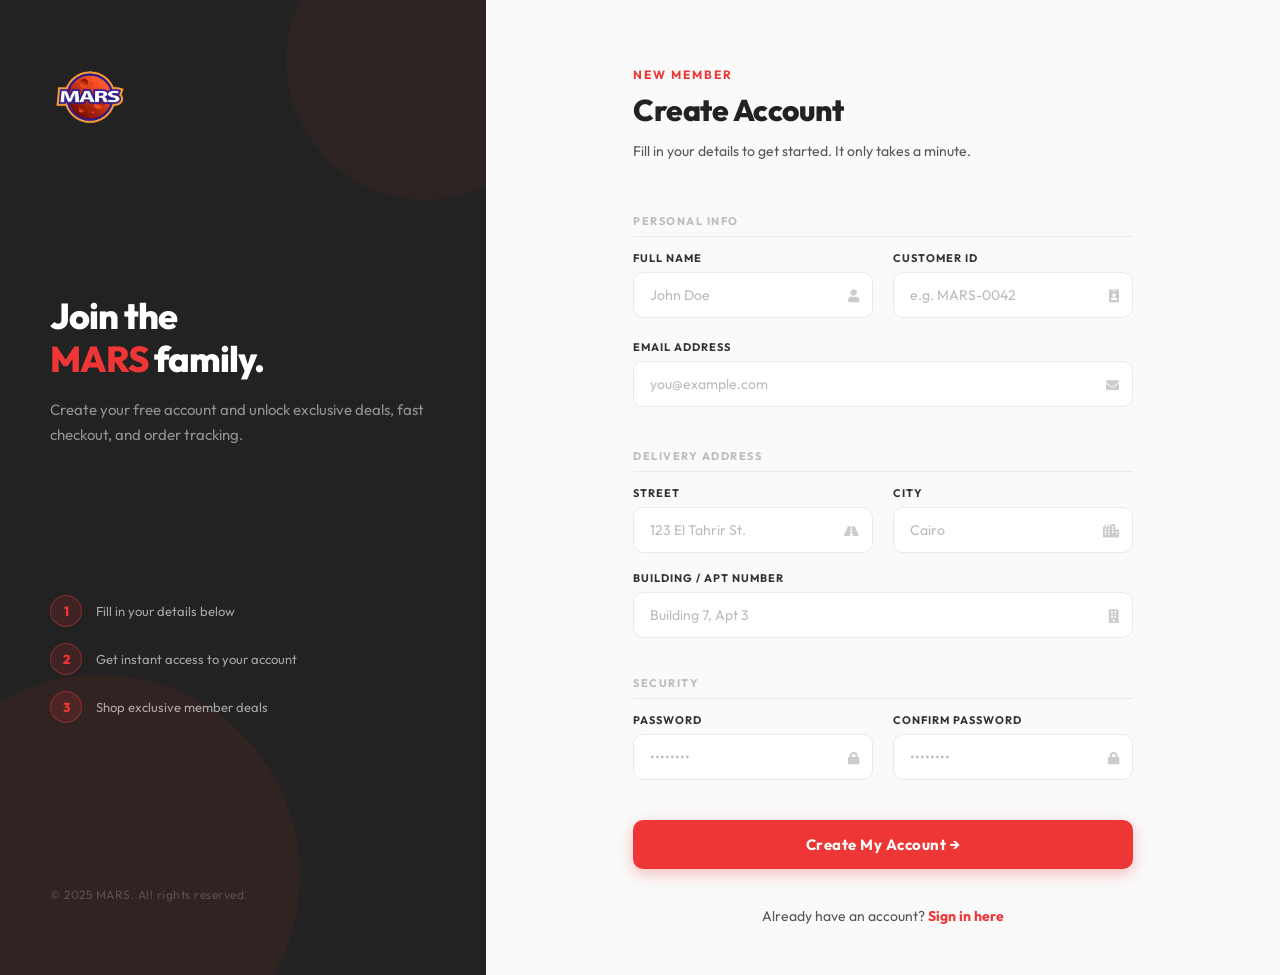
<file: createNEW.html>
<!DOCTYPE html>
<html lang="en">
<head>
    <meta charset="UTF-8">
    <meta name="viewport" content="width=device-width, initial-scale=1.0">
    <title>Create Account — MARS</title>
    <link rel="stylesheet" href="style.css">
    <link rel="icon" type="image/png" href="img/logo.png">
    <link rel="stylesheet" href="https://pro.fontawesome.com/releases/v5.10.0/css/all.css" />
    <style>
        body { padding-top: 0 !important; background: #fff; }

        .auth-page {
            display: flex;
            min-height: 100vh;
        }

        /* ---- Left Panel ---- */
        .auth-panel-left {
            width: 38%;
            background: var(--primary-color);
            display: flex;
            flex-direction: column;
            justify-content: space-between;
            padding: 50px;
            position: relative;
            overflow: hidden;
        }

        .auth-panel-left::before {
            content: '';
            position: absolute;
            bottom: -100px;
            left: -100px;
            width: 400px;
            height: 400px;
            background: var(--accent-color);
            border-radius: 50%;
            opacity: 0.08;
        }

        .auth-panel-left::after {
            content: '';
            position: absolute;
            top: -80px;
            right: -80px;
            width: 280px;
            height: 280px;
            background: var(--accent-color);
            border-radius: 50%;
            opacity: 0.06;
        }

        .auth-brand {
            position: relative;
            z-index: 2;
        }

        .auth-brand .logo {
            width: 80px;
        }

        .auth-quote {
            position: relative;
            z-index: 2;
        }

        .auth-quote h2 {
            color: #fff;
            font-size: 36px;
            font-weight: 800;
            line-height: 1.2;
            letter-spacing: -1px;
            margin-bottom: 16px;
        }

        .auth-quote h2 span {
            color: var(--accent-color);
        }

        .auth-quote p {
            color: rgba(255,255,255,0.5);
            font-size: 15px;
            line-height: 1.7;
            margin: 0;
        }

        .auth-steps {
            position: relative;
            z-index: 2;
            display: flex;
            flex-direction: column;
            gap: 16px;
        }

        .auth-step {
            display: flex;
            align-items: center;
            gap: 14px;
        }

        .step-num {
            width: 32px;
            height: 32px;
            border-radius: 50%;
            background: rgba(239,54,54,0.15);
            border: 1px solid rgba(239,54,54,0.4);
            color: var(--accent-color);
            font-size: 13px;
            font-weight: 800;
            display: flex;
            align-items: center;
            justify-content: center;
            flex-shrink: 0;
        }

        .step-text {
            color: rgba(255,255,255,0.6);
            font-size: 13px;
            line-height: 1.4;
        }

        .auth-footer-text {
            color: rgba(255,255,255,0.2);
            font-size: 12px;
            letter-spacing: 0.5px;
            position: relative;
            z-index: 2;
        }

        /* ---- Right Panel ---- */
        .auth-panel-right {
            flex: 1;
            display: flex;
            align-items: center;
            justify-content: center;
            padding: 50px 70px;
            background: #fafafa;
            overflow-y: auto;
        }

        .auth-form-box {
            width: 100%;
            max-width: 500px;
        }

        .auth-form-box .form-eyebrow {
            font-size: 12px;
            font-weight: 700;
            letter-spacing: 2px;
            text-transform: uppercase;
            color: var(--accent-color);
            margin-bottom: 10px;
        }

        .auth-form-box h1 {
            font-size: 30px;
            font-weight: 800;
            color: var(--primary-color);
            letter-spacing: -0.5px;
            margin-bottom: 6px;
            line-height: 1;
        }

        .auth-form-box .form-sub {
            color: var(--text-light);
            font-size: 14px;
            margin-bottom: 30px;
        }

        /* Two-column form grid */
        .form-grid {
            display: grid;
            grid-template-columns: 1fr 1fr;
            gap: 0 20px;
        }

        .form-grid .form-group.full-width {
            grid-column: 1 / -1;
        }

        /* Input Styling */
        .form-group {
            margin-bottom: 18px;
            position: relative;
        }

        .form-group label {
            display: block;
            font-size: 11px;
            font-weight: 700;
            letter-spacing: 1px;
            text-transform: uppercase;
            color: var(--text-main);
            margin-bottom: 7px;
        }

        .form-group input {
            width: 100%;
            padding: 13px 16px;
            border: 1.5px solid var(--border-color);
            border-radius: 10px;
            font-size: 14px;
            font-family: "Outfit", sans-serif;
            color: var(--text-main);
            background: #fff;
            transition: border-color 0.25s ease, box-shadow 0.25s ease;
            outline: none;
        }

        .form-group input:focus {
            border-color: var(--accent-color);
            box-shadow: 0 0 0 4px rgba(239, 54, 54, 0.08);
        }

        .form-group input::placeholder {
            color: #bbb;
        }

        .form-group .input-icon {
            position: absolute;
            right: 14px;
            top: 39px;
            color: #ccc;
            font-size: 13px;
        }

        .error-message {
            font-size: 11px;
            color: var(--accent-color);
            margin-top: 4px;
            display: block;
        }

        .btn-submit {
            width: 100%;
            padding: 15px;
            background: var(--accent-color);
            color: #fff;
            border: none;
            border-radius: 10px;
            font-size: 15px;
            font-weight: 700;
            font-family: "Outfit", sans-serif;
            letter-spacing: 0.5px;
            cursor: pointer;
            transition: all 0.3s ease;
            box-shadow: 0 5px 15px rgba(239, 54, 54, 0.3);
            margin-top: 10px;
        }

        .btn-submit:hover {
            background: #222;
            box-shadow: 0 8px 25px rgba(0,0,0,0.15);
            transform: translateY(-2px);
        }

        .auth-switch {
            text-align: center;
            font-size: 14px;
            color: var(--text-light);
            margin-top: 20px;
        }

        .auth-switch a {
            color: var(--accent-color);
            font-weight: 700;
            text-decoration: none;
        }

        .auth-switch a:hover { opacity: 0.8; }

        .form-section-label {
            font-size: 11px;
            font-weight: 700;
            letter-spacing: 1.5px;
            text-transform: uppercase;
            color: #bbb;
            margin: 20px 0 14px;
            padding-bottom: 8px;
            border-bottom: 1px solid var(--border-color);
            grid-column: 1 / -1;
        }

        @media (max-width: 900px) {
            .auth-panel-left { display: none; }
            .auth-panel-right { padding: 40px 25px; }
            .form-grid { grid-template-columns: 1fr; }
        }
    </style>
</head>
<body>

<div class="auth-page">
    <!-- Left brand panel -->
    <div class="auth-panel-left">
        <div class="auth-brand">
            <a href="index.html"><img src="img/logo.png" class="logo" alt="MARS Logo"></a>
        </div>

        <div class="auth-quote">
            <h2>Join the<br><span>MARS</span> family.</h2>
            <p>Create your free account and unlock exclusive deals, fast checkout, and order tracking.</p>
        </div>

        <div class="auth-steps">
            <div class="auth-step">
                <div class="step-num">1</div>
                <div class="step-text">Fill in your details below</div>
            </div>
            <div class="auth-step">
                <div class="step-num">2</div>
                <div class="step-text">Get instant access to your account</div>
            </div>
            <div class="auth-step">
                <div class="step-num">3</div>
                <div class="step-text">Shop exclusive member deals</div>
            </div>
        </div>

        <p class="auth-footer-text">&copy; 2025 MARS. All rights reserved.</p>
    </div>

    <!-- Right form panel -->
    <div class="auth-panel-right">
        <div class="auth-form-box">
            <p class="form-eyebrow">New Member</p>
            <h1>Create Account</h1>
            <p class="form-sub">Fill in your details to get started. It only takes a minute.</p>

            <form onsubmit="return validateForm()" action="index.html" method="post">
                <div class="form-grid">
                    <div class="form-section-label">Personal Info</div>

                    <div class="form-group">
                        <label for="fname">Full Name</label>
                        <input type="text" id="fname" name="fname" placeholder="John Doe" required>
                        <i class="fas fa-user input-icon"></i>
                        <span id="blankMsg" class="error-message"></span>
                    </div>

                    <div class="form-group">
                        <label for="custid">Customer ID</label>
                        <input type="text" id="custid" name="custid" placeholder="e.g. MARS-0042" required>
                        <i class="fas fa-id-badge input-icon"></i>
                    </div>

                    <div class="form-group full-width">
                        <label for="email">Email Address</label>
                        <input type="email" id="email" name="email" placeholder="you@example.com" required>
                        <i class="fas fa-envelope input-icon"></i>
                        <span id="emailError" class="error-message"></span>
                    </div>

                    <div class="form-section-label">Delivery Address</div>

                    <div class="form-group">
                        <label for="street">Street</label>
                        <input type="text" id="street" name="street" placeholder="123 El Tahrir St." required>
                        <i class="fas fa-road input-icon"></i>
                    </div>

                    <div class="form-group">
                        <label for="city">City</label>
                        <input type="text" id="city" name="city" placeholder="Cairo" required>
                        <i class="fas fa-city input-icon"></i>
                    </div>

                    <div class="form-group full-width">
                        <label for="building">Building / Apt Number</label>
                        <input type="text" id="building" name="building" placeholder="Building 7, Apt 3" required>
                        <i class="fas fa-building input-icon"></i>
                    </div>

                    <div class="form-section-label">Security</div>

                    <div class="form-group">
                        <label for="pw1">Password</label>
                        <input type="password" id="pw1" name="password" placeholder="••••••••" required>
                        <i class="fas fa-lock input-icon"></i>
                        <span id="message1" class="error-message"></span>
                    </div>

                    <div class="form-group">
                        <label for="pw2">Confirm Password</label>
                        <input type="password" id="pw2" name="password2" placeholder="••••••••" required>
                        <i class="fas fa-lock input-icon"></i>
                        <span id="confirmPasswordError" class="error-message"></span>
                    </div>

                    <div class="form-group full-width" style="margin-top:8px;">
                        <button type="submit" class="btn-submit">Create My Account →</button>
                    </div>
                </div>
            </form>

            <div class="auth-switch">
                Already have an account? <a href="signin.html">Sign in here</a>
            </div>
        </div>
    </div>
</div>

<script src="script.js"></script>
<script src="checker.js"></script>
</body>
</html>
</file>
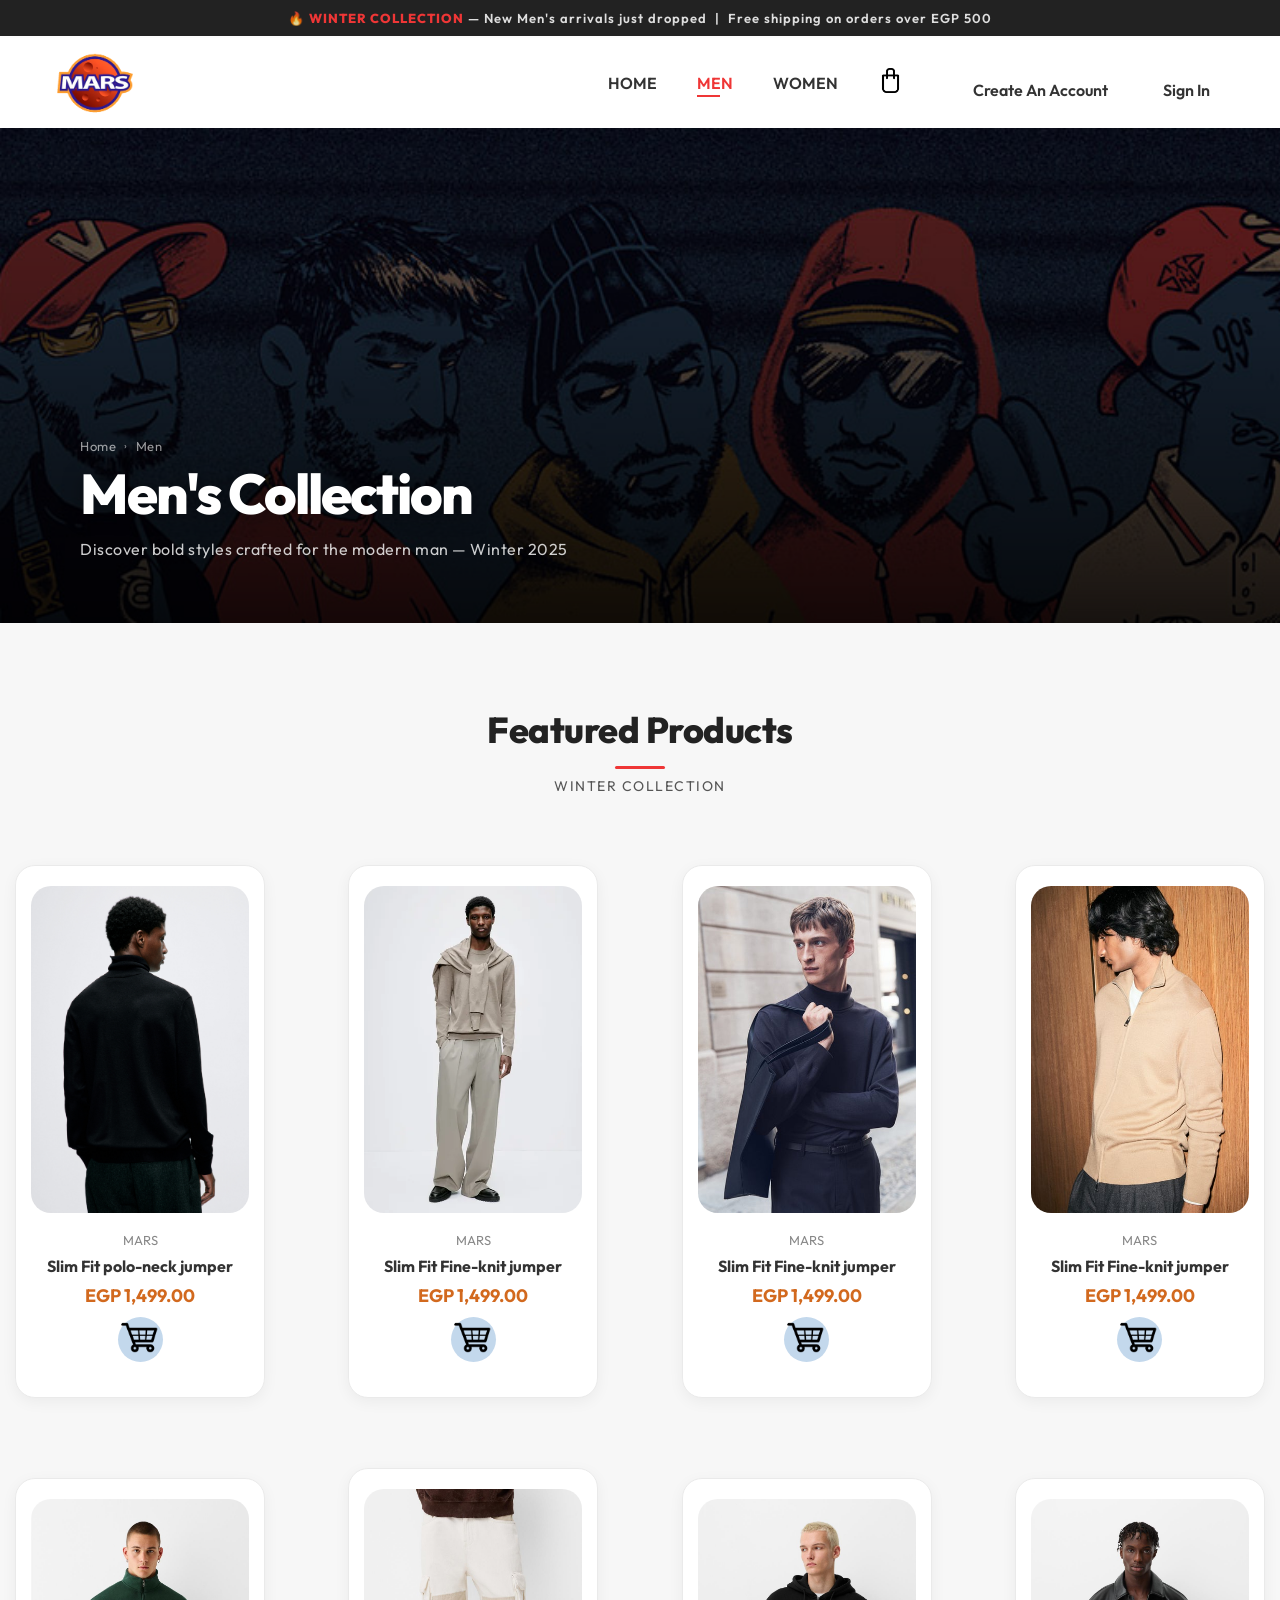
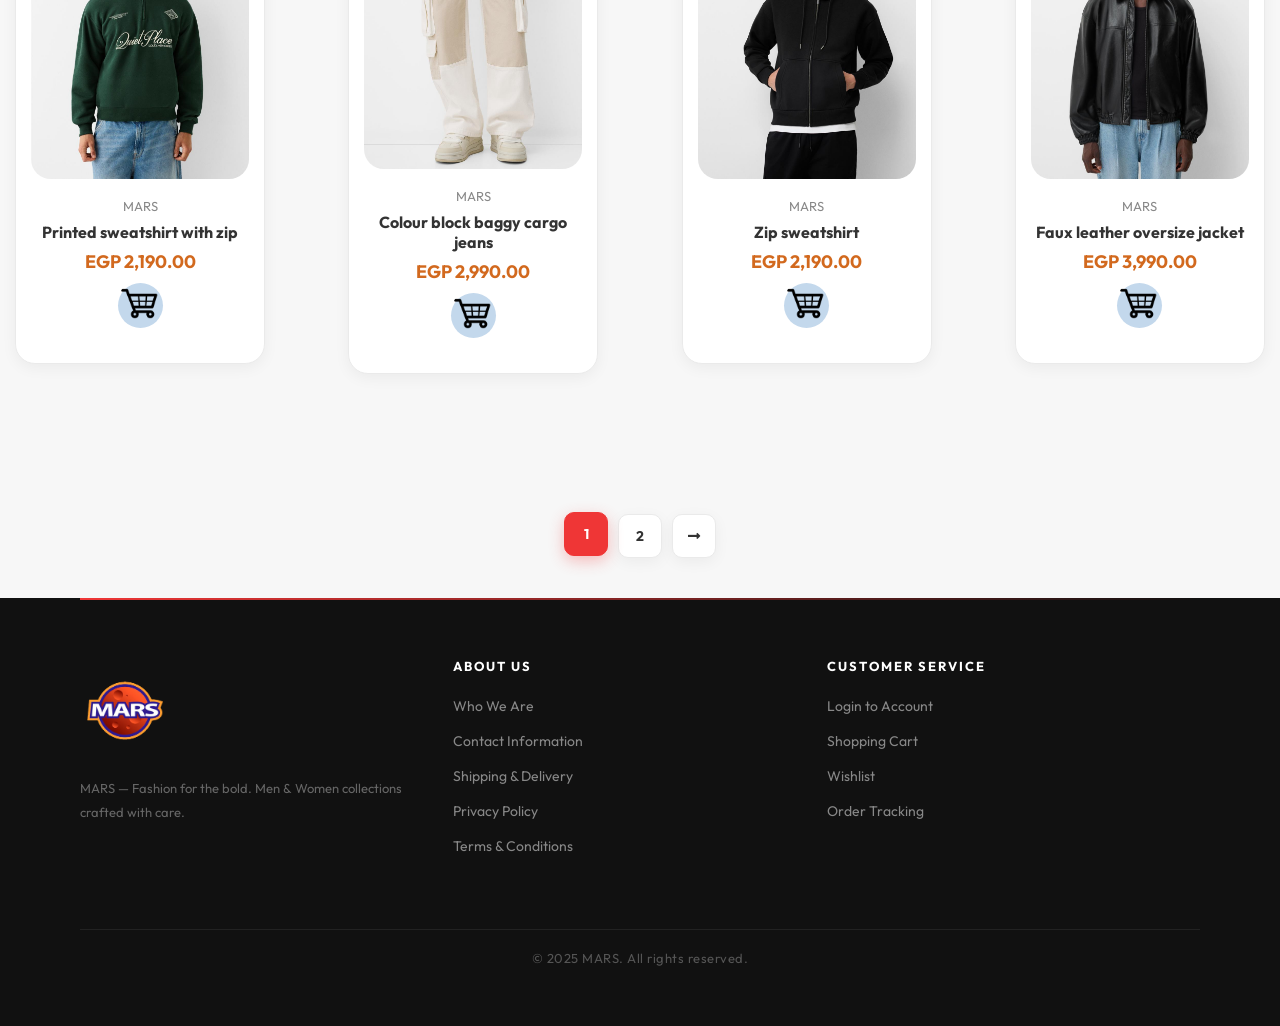
<file: men.html>
<!DOCTYPE html>
<html lang="en">
<head>
    <meta charset="UTF-8">
    <meta name="viewport" content="width=device-width, initial-scale=1.0">
    <meta http-equiv="X-UA-Compatible" content="IE=edge">
    <title>MARS: Men's Collection</title>
    <link rel="stylesheet" href="style.css">
    <link rel="icon" type="image/png" href="img/logo.png">
    <link rel="stylesheet" href="https://pro.fontawesome.com/releases/v5.10.0/css/all.css" />
</head>

<body>
    <!-- Announcement Bar -->
    <div id="announcement-bar">🔥 <span>WINTER COLLECTION</span> — New Men's arrivals just dropped &nbsp;|&nbsp; Free shipping on orders over EGP 500</div>

    <section id="header">
        <a href="index.html" class="logo-link"><img src="img/logo.png" width="90" class="logo" alt="MARS Logo"></a>
        <div>
            <ul id="navbar">
                <li><a href="index.html">HOME</a></li>
                <li><a class="active" href="men.html">MEN</a></li>
                <li><a href="women.html">WOMEN</a></li>
                <li id="lg-bag"><a href="cart.html"><img src="img/shopping-bag-3049.png" width="25" alt="Cart"></a></li>
                <div id="close" onclick="toggleMenu()">
                    <i class="fas fa-times"></i>
                </div>
                <div id="Account">
                    <ul>
                        <li><a href="createNEW.html">Create An Account</a></li>
                        <li><a href="signin.html">Sign In</a></li>
                    </ul>
                </div>
            </ul>
        </div>
        <div id="mobil">
            <a href="cart.html"><i class="fa fa-shopping-bag" aria-hidden="true"></i></a>
            <i id="bar" class="fas fa-outdent" onclick="toggleMenu()"></i>
        </div>
    </section>

    <section id="page-header">
        <div class="breadcrumb">
            <a href="index.html">Home</a>
            <span class="sep">›</span>
            <span>Men</span>
        </div>
        <h1>Men's Collection</h1>
        <p>Discover bold styles crafted for the modern man — Winter 2025</p>
    </section>

    <section id="prodact1" class="section-p1">
        <h2>Featured Products</h2>
        <h4>Winter Collection</h4>
        <div class="main-contenar">

            <div class="pro animate-fadeInUp" onclick="window.location.href='sproduct.html'">
                <img src="img/Products/p1/EID-10723afd15da64c41d027590fb6d72f6b807c161.jpg" width="200" alt="Slim Fit polo-neck jumper">
                <div class="des">
                    <span>MARS</span>
                    <h5>Slim Fit polo-neck jumper</h5>
                    <h4>EGP 1,499.00</h4>
                    <div class="cart"><a href="#"><img src="img/Products/pngegg.png" width="25" alt="Add to cart"></a></div>
                </div>
            </div>

            <div class="pro animate-fadeInUp">
                <img src="img/Products/p2/EID-b0924d6f482199c43f36c23b09a0e674f6bb3df1.webp" width="200" alt="">
                <div class="des">
                    <span>MARS</span>
                    <h5>Slim Fit Fine-knit jumper</h5>
                    <h4>EGP 1,499.00</h4>
                    <div class="cart"><a href="#"><img src="img/Products/pngegg.png" width="25" alt="Add to cart"></a></div>
                </div>
            </div>

            <div class="pro animate-fadeInUp">
                <img src="img/Products/p3/EID-ffe8e4d63fe61086ef9149c4f0f56b2e2ee61302.jpeg" width="200" alt="">
                <div class="des">
                    <span>MARS</span>
                    <h5>Slim Fit Fine-knit jumper</h5>
                    <h4>EGP 1,499.00</h4>
                    <div class="cart"><a href="#"><img src="img/Products/pngegg.png" width="25" alt="Add to cart"></a></div>
                </div>
            </div>

            <div class="pro animate-fadeInUp">
                <img src="img/Products/p4/EID-71496f3914a09564f7163f866286c6bc7ce392a2.jpeg" width="200" alt="">
                <div class="des">
                    <span>MARS</span>
                    <h5>Slim Fit Fine-knit jumper</h5>
                    <h4>EGP 1,499.00</h4>
                    <div class="cart"><a href="#"><img src="img/Products/pngegg.png" width="25" alt="Add to cart"></a></div>
                </div>
            </div>

            <div class="pro animate-fadeInUp">
                <img src="img/Products/p5/07377003594-p.jpg" width="200" alt="">
                <div class="des">
                    <span>MARS</span>
                    <h5>Printed sweatshirt with zip</h5>
                    <h4>EGP 2,190.00</h4>
                    <div class="cart"><a href="#"><img src="img/Products/pngegg.png" width="25" alt="Add to cart"></a></div>
                </div>
            </div>

            <div class="pro animate-fadeInUp">
                <img src="img/Products/p6/05350335712-p.jpg" width="200" alt="">
                <div class="des">
                    <span>MARS</span>
                    <h5>Colour block baggy cargo jeans</h5>
                    <h4>EGP 2,990.00</h4>
                    <div class="cart"><a href="#"><img src="img/Products/pngegg.png" width="25" alt="Add to cart"></a></div>
                </div>
            </div>

            <div class="pro animate-fadeInUp">
                <img src="img/Products/p7/07042732800-p.jpg" width="200" alt="">
                <div class="des">
                    <span>MARS</span>
                    <h5>Zip sweatshirt</h5>
                    <h4>EGP 2,190.00</h4>
                    <div class="cart"><a href="#"><img src="img/Products/pngegg.png" width="25" alt="Add to cart"></a></div>
                </div>
            </div>

            <div class="pro animate-fadeInUp">
                <img src="img/Products/p8/06799677800-p.jpg" width="200" alt="">
                <div class="des">
                    <span>MARS</span>
                    <h5>Faux leather oversize jacket</h5>
                    <h4>EGP 3,990.00</h4>
                    <div class="cart"><a href="#"><img src="img/Products/pngegg.png" width="25" alt="Add to cart"></a></div>
                </div>
            </div>

        </div>
    </section>

    <section id="pagination">
        <a href="#" class="active">1</a>
        <a href="#">2</a>
        <a href="#"><i class="fas fa-long-arrow-alt-right"></i></a>
    </section>

    <footer class="section-p1">
        <div class="footer-col">
            <img class="logo" src="img/logo.png" width="65" alt="Company Logo">
            <p style="font-size:13px; margin-top:15px;">MARS &mdash; Fashion for the bold. Men &amp; Women collections crafted with care.</p>
        </div>
        <div class="footer-col">
            <h4>About Us</h4>
            <ul>
                <li><a href="about.html">Who We Are</a></li>
                <li><a href="contact.html">Contact Information</a></li>
                <li><a href="#">Shipping &amp; Delivery</a></li>
                <li><a href="#">Privacy Policy</a></li>
                <li><a href="#">Terms &amp; Conditions</a></li>
            </ul>
        </div>
        <div class="footer-col">
            <h4>Customer Service</h4>
            <ul>
                <li><a href="signin.html">Login to Account</a></li>
                <li><a href="cart.html">Shopping Cart</a></li>
                <li><a href="#">Wishlist</a></li>
                <li><a href="#">Order Tracking</a></li>
            </ul>
        </div>
        <div class="copyright">&copy; 2025 MARS. All rights reserved.</div>
    </footer>

<script src="script.js"></script>
</body>
</html>
</file>
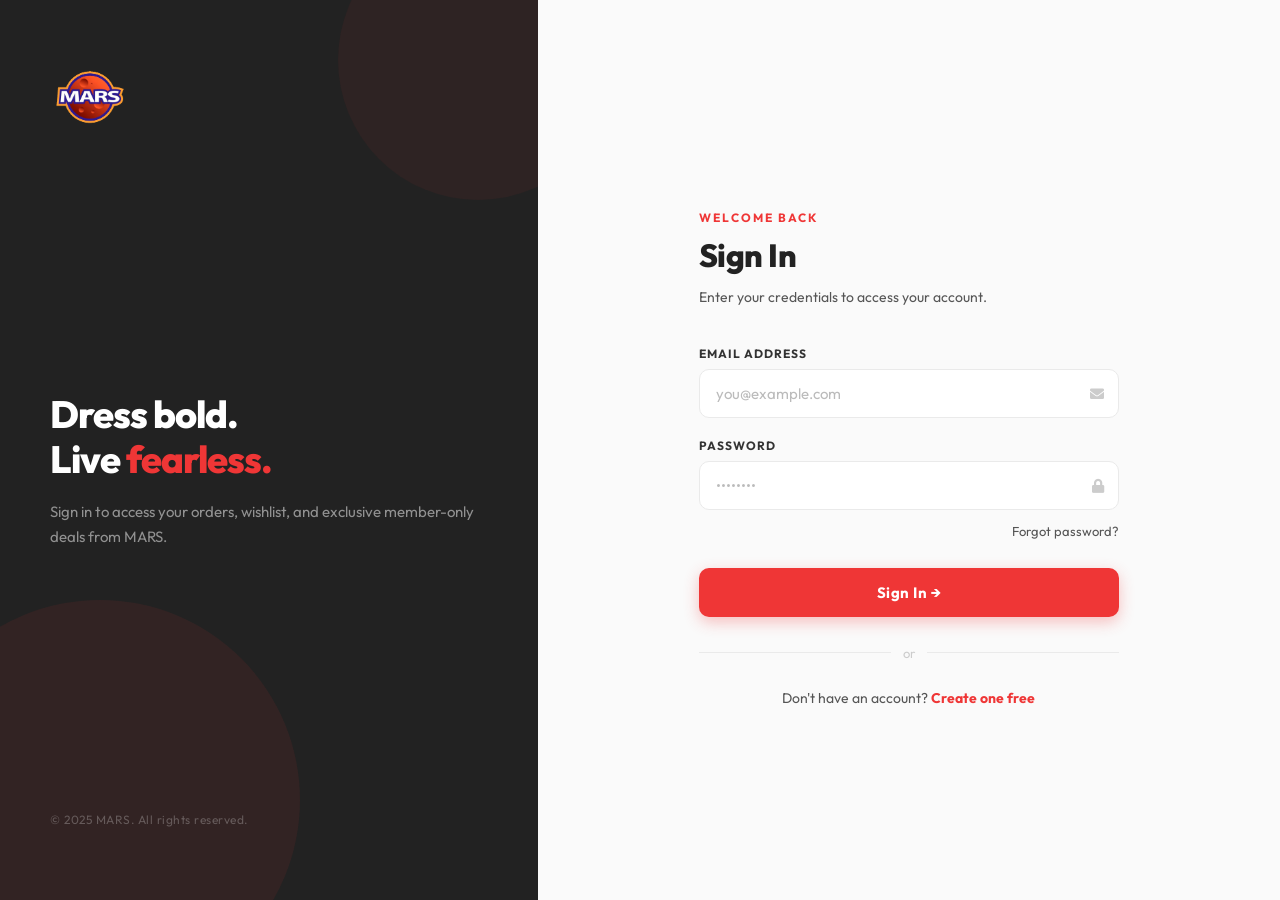
<file: signin.html>
<!DOCTYPE html>
<html lang="en">
<head>
    <meta charset="UTF-8">
    <meta name="viewport" content="width=device-width, initial-scale=1.0">
    <title>Sign In — MARS</title>
    <link rel="stylesheet" href="style.css">
    <link rel="icon" type="image/png" href="img/logo.png">
    <link rel="stylesheet" href="https://pro.fontawesome.com/releases/v5.10.0/css/all.css" />
    <style>
        body { padding-top: 0 !important; background: #fff; }

        .auth-page {
            display: flex;
            min-height: 100vh;
        }

        /* ---- Left Panel ---- */
        .auth-panel-left {
            width: 42%;
            background: var(--primary-color);
            display: flex;
            flex-direction: column;
            justify-content: space-between;
            padding: 50px;
            position: relative;
            overflow: hidden;
        }

        .auth-panel-left::before {
            content: '';
            position: absolute;
            bottom: -100px;
            left: -100px;
            width: 400px;
            height: 400px;
            background: var(--accent-color);
            border-radius: 50%;
            opacity: 0.08;
        }

        .auth-panel-left::after {
            content: '';
            position: absolute;
            top: -80px;
            right: -80px;
            width: 280px;
            height: 280px;
            background: var(--accent-color);
            border-radius: 50%;
            opacity: 0.06;
        }

        .auth-brand {
            position: relative;
            z-index: 2;
        }

        .auth-brand .logo {
            width: 80px;
        }

        .auth-quote {
            position: relative;
            z-index: 2;
        }

        .auth-quote h2 {
            color: #fff;
            font-size: 38px;
            font-weight: 800;
            line-height: 1.2;
            letter-spacing: -1px;
            margin-bottom: 16px;
        }

        .auth-quote h2 span {
            color: var(--accent-color);
        }

        .auth-quote p {
            color: rgba(255,255,255,0.5);
            font-size: 15px;
            line-height: 1.7;
            margin: 0;
        }

        .auth-footer-text {
            color: rgba(255,255,255,0.25);
            font-size: 12px;
            letter-spacing: 0.5px;
            position: relative;
            z-index: 2;
        }

        /* ---- Right Panel ---- */
        .auth-panel-right {
            flex: 1;
            display: flex;
            align-items: center;
            justify-content: center;
            padding: 60px 80px;
            background: #fafafa;
        }

        .auth-form-box {
            width: 100%;
            max-width: 420px;
        }

        .auth-form-box .form-eyebrow {
            font-size: 12px;
            font-weight: 700;
            letter-spacing: 2px;
            text-transform: uppercase;
            color: var(--accent-color);
            margin-bottom: 10px;
        }

        .auth-form-box h1 {
            font-size: 32px;
            font-weight: 800;
            color: var(--primary-color);
            letter-spacing: -0.5px;
            margin-bottom: 6px;
            line-height: 1;
        }

        .auth-form-box .form-sub {
            color: var(--text-light);
            font-size: 14px;
            margin-bottom: 36px;
        }

        /* Input Styling */
        .form-group {
            margin-bottom: 20px;
            position: relative;
        }

        .form-group label {
            display: block;
            font-size: 12px;
            font-weight: 700;
            letter-spacing: 1px;
            text-transform: uppercase;
            color: var(--text-main);
            margin-bottom: 8px;
        }

        .form-group input {
            width: 100%;
            padding: 14px 16px;
            border: 1.5px solid var(--border-color);
            border-radius: 10px;
            font-size: 15px;
            font-family: "Outfit", sans-serif;
            color: var(--text-main);
            background: #fff;
            transition: border-color 0.25s ease, box-shadow 0.25s ease;
            outline: none;
        }

        .form-group input:focus {
            border-color: var(--accent-color);
            box-shadow: 0 0 0 4px rgba(239, 54, 54, 0.08);
        }

        .form-group input::placeholder {
            color: #bbb;
        }

        .form-group .input-icon {
            position: absolute;
            right: 15px;
            top: 41px;
            color: #ccc;
            font-size: 14px;
        }

        .error-message {
            font-size: 12px;
            color: var(--accent-color);
            margin-top: 5px;
            display: block;
        }

        .forgot-link {
            text-align: right;
            margin-top: -10px;
            margin-bottom: 20px;
        }

        .forgot-link a {
            font-size: 13px;
            color: var(--text-light);
            text-decoration: none;
            transition: color 0.2s;
        }

        .forgot-link a:hover {
            color: var(--accent-color);
        }

        .btn-submit {
            width: 100%;
            padding: 15px;
            background: var(--accent-color);
            color: #fff;
            border: none;
            border-radius: 10px;
            font-size: 15px;
            font-weight: 700;
            font-family: "Outfit", sans-serif;
            letter-spacing: 0.5px;
            cursor: pointer;
            transition: all 0.3s ease;
            box-shadow: 0 5px 15px rgba(239, 54, 54, 0.3);
            margin-top: 8px;
        }

        .btn-submit:hover {
            background: #222;
            box-shadow: 0 8px 25px rgba(0,0,0,0.15);
            transform: translateY(-2px);
        }

        .auth-divider {
            display: flex;
            align-items: center;
            gap: 12px;
            margin: 28px 0;
            color: #ccc;
            font-size: 13px;
        }

        .auth-divider::before,
        .auth-divider::after {
            content: '';
            flex: 1;
            height: 1px;
            background: var(--border-color);
        }

        .auth-switch {
            text-align: center;
            font-size: 14px;
            color: var(--text-light);
            margin-top: 24px;
        }

        .auth-switch a {
            color: var(--accent-color);
            font-weight: 700;
            text-decoration: none;
            transition: opacity 0.2s;
        }

        .auth-switch a:hover {
            opacity: 0.8;
        }

        @media (max-width: 768px) {
            .auth-panel-left { display: none; }
            .auth-panel-right { padding: 50px 30px; }
        }
    </style>
</head>
<body>

<div class="auth-page">
    <!-- Left brand panel -->
    <div class="auth-panel-left">
        <div class="auth-brand">
            <a href="index.html"><img src="img/logo.png" class="logo" alt="MARS Logo"></a>
        </div>

        <div class="auth-quote">
            <h2>Dress bold.<br>Live <span>fearless.</span></h2>
            <p>Sign in to access your orders, wishlist, and exclusive member-only deals from MARS.</p>
        </div>

        <p class="auth-footer-text">&copy; 2025 MARS. All rights reserved.</p>
    </div>

    <!-- Right form panel -->
    <div class="auth-panel-right">
        <div class="auth-form-box">
            <p class="form-eyebrow">Welcome Back</p>
            <h1>Sign In</h1>
            <p class="form-sub">Enter your credentials to access your account.</p>

            <form onsubmit="return validateForm()" action="index.html" method="post">
                <div class="form-group">
                    <label for="email">Email Address</label>
                    <input type="email" id="email" name="email" placeholder="you@example.com" required>
                    <i class="fas fa-envelope input-icon"></i>
                    <span id="emailError" class="error-message"></span>
                </div>

                <div class="form-group">
                    <label for="pswd1">Password</label>
                    <input type="password" id="pswd1" name="password" placeholder="••••••••" required>
                    <i class="fas fa-lock input-icon"></i>
                    <span id="message1" class="error-message"></span>
                </div>

                <div class="forgot-link">
                    <a href="#">Forgot password?</a>
                </div>

                <button type="submit" class="btn-submit">Sign In →</button>
            </form>

            <div class="auth-divider">or</div>

            <div class="auth-switch">
                Don't have an account? <a href="createNEW.html">Create one free</a>
            </div>
        </div>
    </div>
</div>

<script src="script.js"></script>
<script src="checker.js"></script>
</body>
</html>
</file>
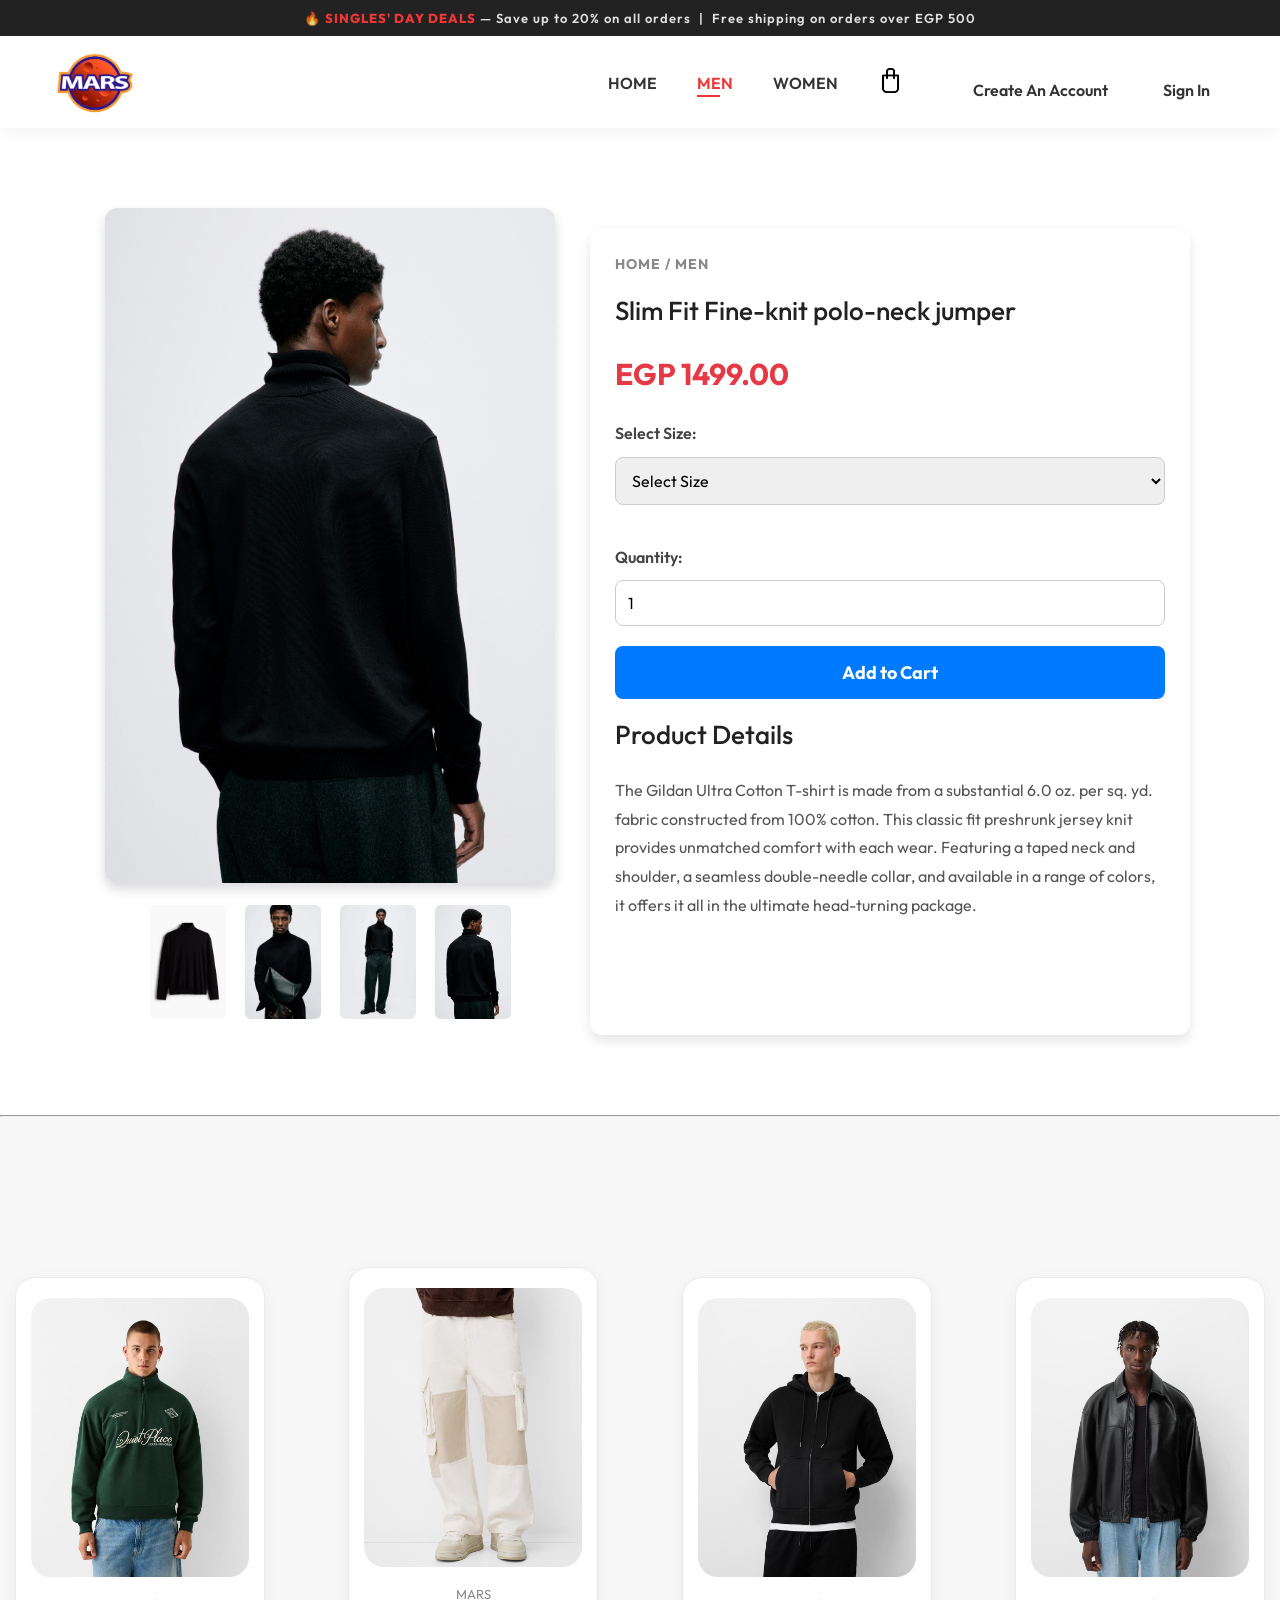
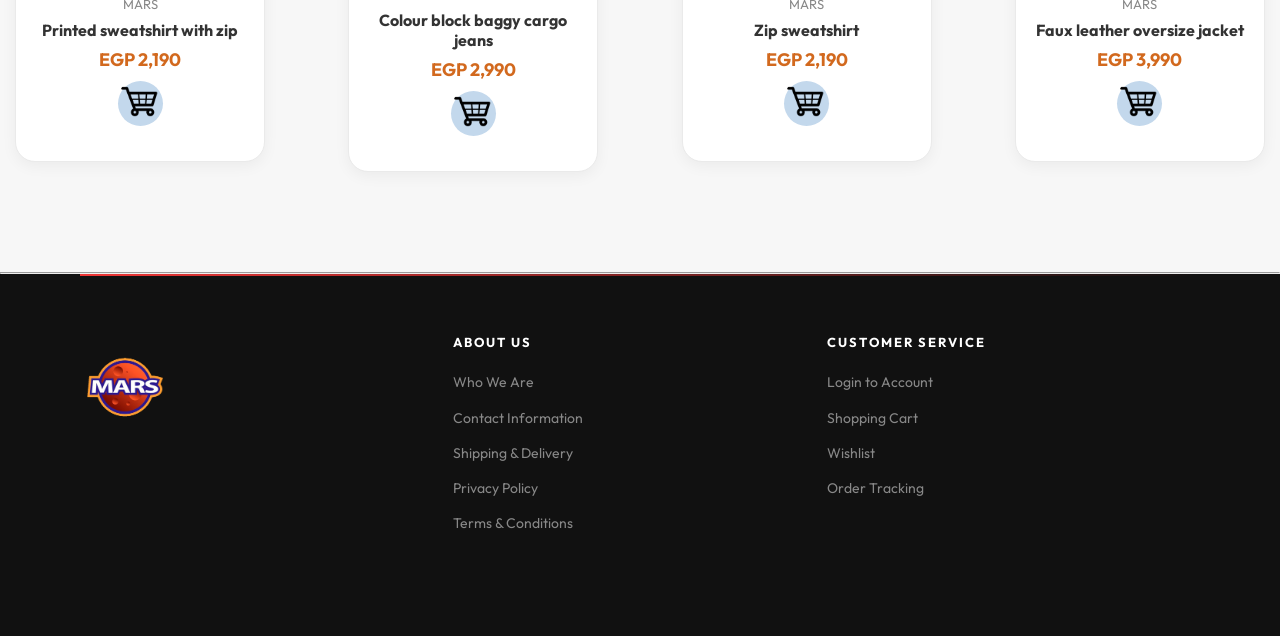
<file: sproduct.html>
<!DOCTYPE html>
<html lang="en">
<head>
    <meta charset="UTF-8">
    <meta name="viewport" content="width=device-width, initial-scale=1.0">
    <meta http-equiv="X-UA-Compatible" content="IE=edge">
    <title>MARS: MEN SECTION </title>
    <link rel="stylesheet" href="style.css">
    <link rel="icon" type="image/png" href="img/logo.png">
    <link rel="stylesheet" href="https://pro.fontawesome.com/releases/v5.10.0/css/all.css" />
</head>

<body>
    <!-- Announcement Bar -->
    <div id="announcement-bar">🔥 <span>SINGLES' DAY DEALS</span> — Save up to 20% on all orders &nbsp;|&nbsp; Free shipping on orders over EGP 500</div>

    <script src="script.js"></script>

    <section id="header">
    
        <a href="index.html" class="logo-link"><img src="img/logo.png" width="90" class="logo" alt=""></a>
        
        <div>
            <ul id="navbar">
    
                <li><a href="index.html">HOME</a></li>
                
                <li><a class="active" href="men.html">MEN</a></li>
                <li><a href="women.html">WOMEN</a></li>
                <li><a href="cart.html"><img src="img/shopping-bag-3049.png" width="25" alt=""></i></a></li>
            
                <div id="Account">
                    <ul>
                        <li><a href="createNEW.html">Create An Account</a></li>
                        <li><a href="signin.html">Sign In</a></li>
                    </ul>
                </div> 
    
            </ul>
        </div>
        
        <div id="mobil">
            <a href="cart.html"><i class="fa fa-shopping-bag" aria-hidden="true"></i></a>
            <i id="bar" class="fas fa-outdent" onclick="toggleMenu()"></i>
          </div>
        
       </section>
   
<section id="prodetails" class="section-p1">
    <div id="single-pro-img">
        <!-- Main product image -->
        <img 
            src="img/Products/p1/EID-10723afd15da64c41d027590fb6d72f6b807c161.jpg" 
            class="main-img" 
            id="MainImg" 
            alt="Main product image"
        >
        
        <!-- Thumbnail images -->
        <div class="small-img-group">
            <div class="small-img-col">
                <img 
                    src="img/Products/p1/EID-74c89ec9a9a2fa6fccc877c2d490b0ca0b163673.webp" 
                    class="small-img" 
                    alt="Thumbnail 1 of product"
                >
            </div>
            <div class="small-img-col">
                <img 
                    src="img/Products/p1/EID-a45c2d3b4892dea9b2af28687c1996fbfb0bcc6b.webp" 
                    class="small-img" 
                    alt="Thumbnail 2 of product"
                >
            </div>
            <div class="small-img-col">
                <img 
                    src="img/Products/p1/EID-c4dc9c4ae787c58165f1ee0dd9862d027326c19c.webp" 
                    class="small-img" 
                    alt="Thumbnail 3 of product"
                >
            </div>
            <div class="small-img-col">
                <img 
                    src="img/Products/p1/EID-10723afd15da64c41d027590fb6d72f6b807c161.jpg" 
                    class="small-img" 
                    alt="Thumbnail 4 of product"
                >
            </div>
        </div>
    </div>
    <div id="single-pro-det">
        <!-- Breadcrumb -->
        <h6>Home / Men</h6>
    
        <!-- Product Title -->
        <h4>Slim Fit Fine-knit polo-neck jumper</h4>
    
        <!-- Product Price -->
        <h2>EGP 1499.00</h2>
    
        <!-- Size Selection -->
        <label for="size-select" class="label">Select Size:</label>
        <select id="size-select">
            <option disabled selected>Select Size</option>
            <option>Small</option>
            <option>Large</option>
            <option>XL</option>
            <option>XXL</option>
        </select>
    
        <!-- Quantity Selector -->
        <label for="quantity-input" class="label">Quantity:</label>
        <input type="number" id="quantity-input" value="1" min="1">
    
        <!-- Add to Cart Button -->
        <button class="btn-add-cart">Add to Cart</button>
    
        <!-- Product Details -->
        <h4>Product Details</h4>
        <p>
            The Gildan Ultra Cotton T-shirt is made from a substantial 6.0 oz. per sq. yd. fabric constructed from 
            100% cotton. This classic fit preshrunk jersey knit provides unmatched comfort with each wear. Featuring a 
            taped neck and shoulder, a seamless double-needle collar, and available in a range of colors, it offers it 
            all in the ultimate head-turning package.
        </p>
    </div>
    
    </div>
</section>

<hr>

<section id="prodact1"class="section-p1">
    <div class="main-contenar">

<div class="pro">
    <img src="img/Products/p5/07377003594-p.jpg" width="200" alt="">

<div class="des">
    <span>MARS</span>
    <h5>Printed sweatshirt with zip</h5>
    <h4>EGP 2,190</h4>
    <div class="cart"><a href="#"><img src="img/Products/pngegg.png" width="25" alt=""></a></div>
</div>
</div>

<div class="pro">
    <img src="img/Products/p6/05350335712-p.jpg" width="200" alt="">

<div class="des">
    <span>MARS</span>
    <h5>Colour block baggy cargo jeans</h5>
    <h4>EGP 2,990</h4>
    <div class="cart"><a href="#"><img src="img/Products/pngegg.png" width="25" alt=""></a></div>
</div>
</div>

<div class="pro">
    <img src="img/Products/p7/07042732800-p.jpg" width="200" alt="">

<div class="des">
    <span>MARS</span>
    <h5>Zip sweatshirt</h5>
    <h4>EGP 2,190</h4>
    <div class="cart"><a href="#"><img src="img/Products/pngegg.png" width="25" alt=""></a></div>
</div>
</div>

<div class="pro">
    <img src="img/Products/p8/06799677800-p.jpg" width="200" alt="">

<div class="des">
    <span>MARS</span>
    <h5>Faux leather oversize jacket</h5>
    <h4>EGP 3,990</h4>
    <div class="cart"><a href="#"><img src="img/Products/pngegg.png" width="25" alt=""></a></div>
</div>
</div>

    </div>
 </section>


 <hr>
 <footer class="section-p1">
    <div class="footer-col">
        <img class="logo" src="img/logo.png" width="65" alt="Company Logo">
       
    </div>

    <div class="footer-col">
        <h4>About Us</h4>
        <ul>
            <li><a href="about.html">Who We Are</a></li>
            <li><a href="contact.html">Contact Information</a></li>
            <li><a href="#">Shipping & Delivery</a></li>
            <li><a href="#">Privacy Policy</a></li>
            <li><a href="#">Terms & Conditions</a></li>
        </ul>
    </div>

    <div class="footer-col">
        <h4>Customer Service</h4>
        <ul>
            <li><a href="signin.html">Login to Account</a></li>
            <li><a href="cart.html">Shopping Cart</a></li>
            <li><a href="#">Wishlist</a></li>
            <li><a href="#">Order Tracking</a></li>
        </ul>
    </div>
</footer>


<script>
var MainImg = document.getElementById("MainImg");
var smalling = document.getElementsByClassName("small-img");

smalling[0].onclick = function(){
    MainImg.src = smalling[0].src;
}
smalling[1].onclick = function(){
    MainImg.src = smalling[1].src;
}
smalling[2].onclick = function(){
    MainImg.src = smalling[2].src;
}
smalling[3].onclick = function(){
    MainImg.src = smalling[3].src;
}
 </script>
 
</body>
</html>
</file>
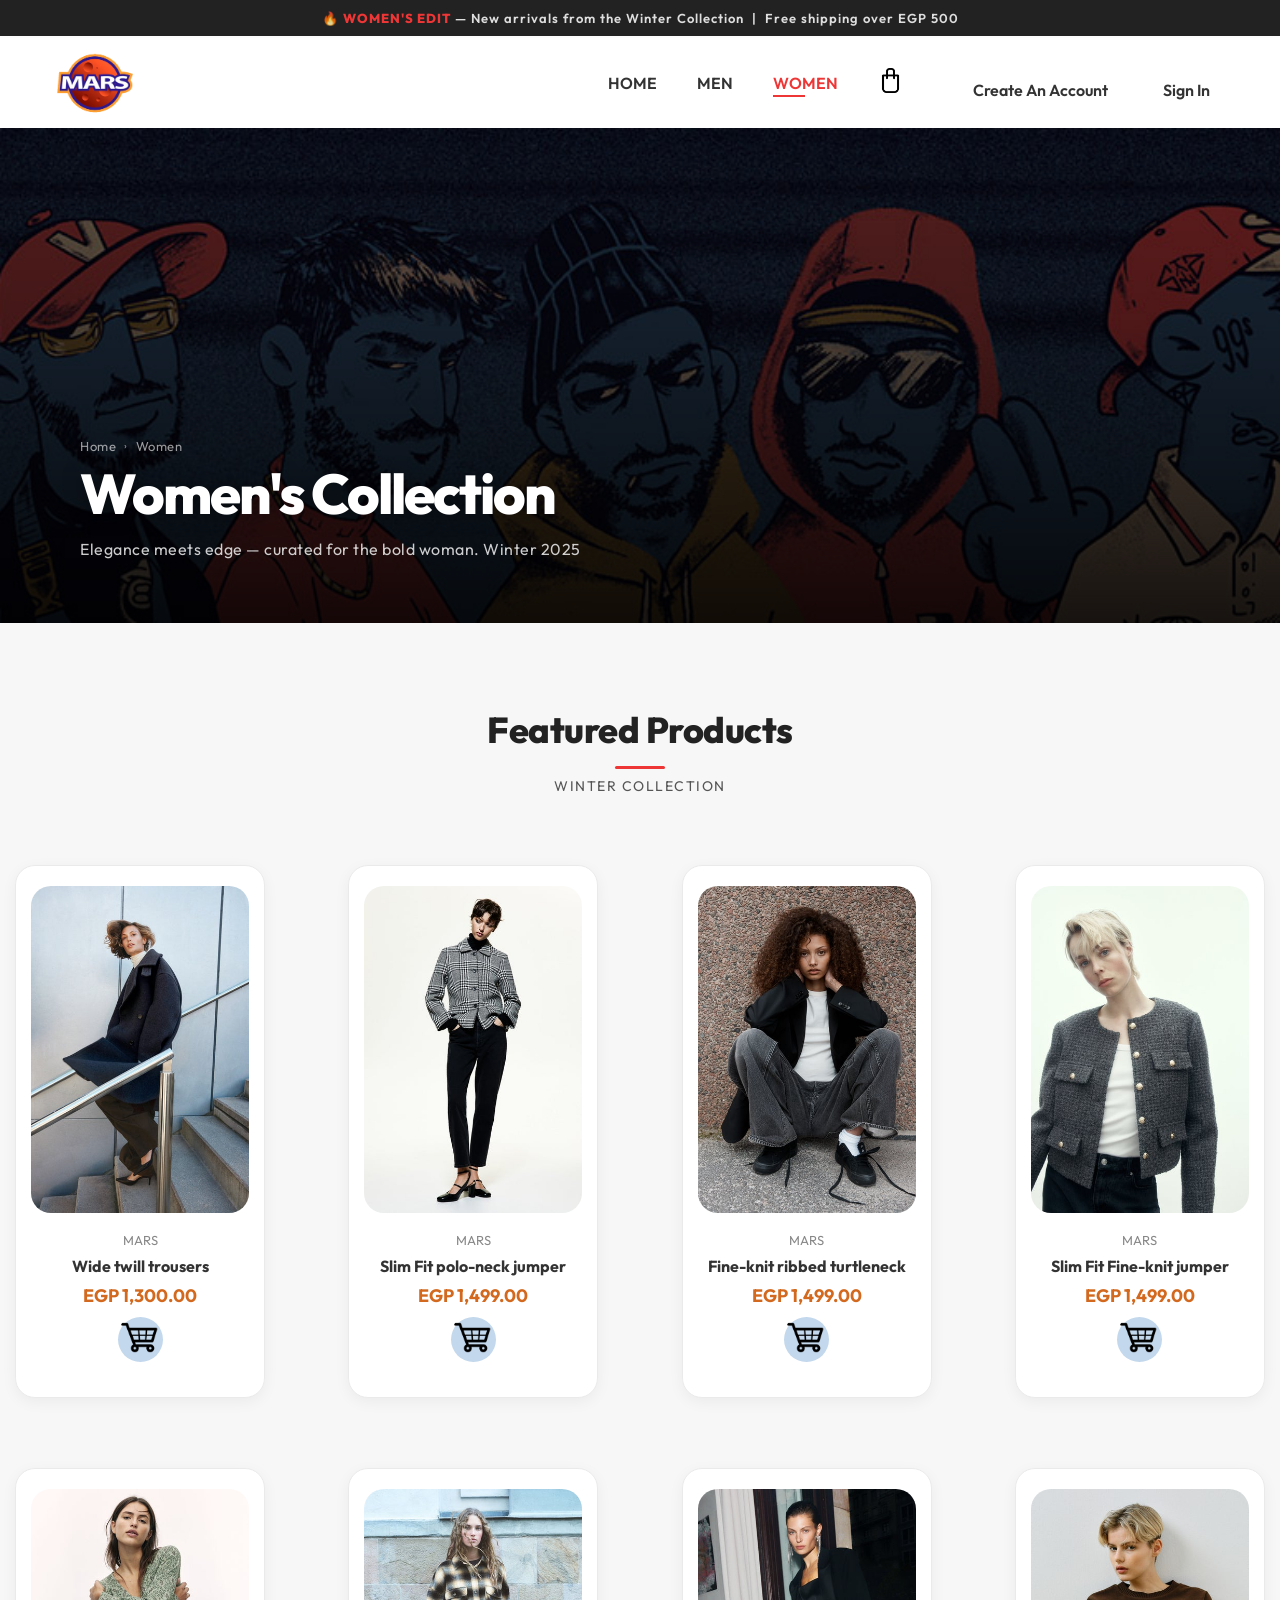
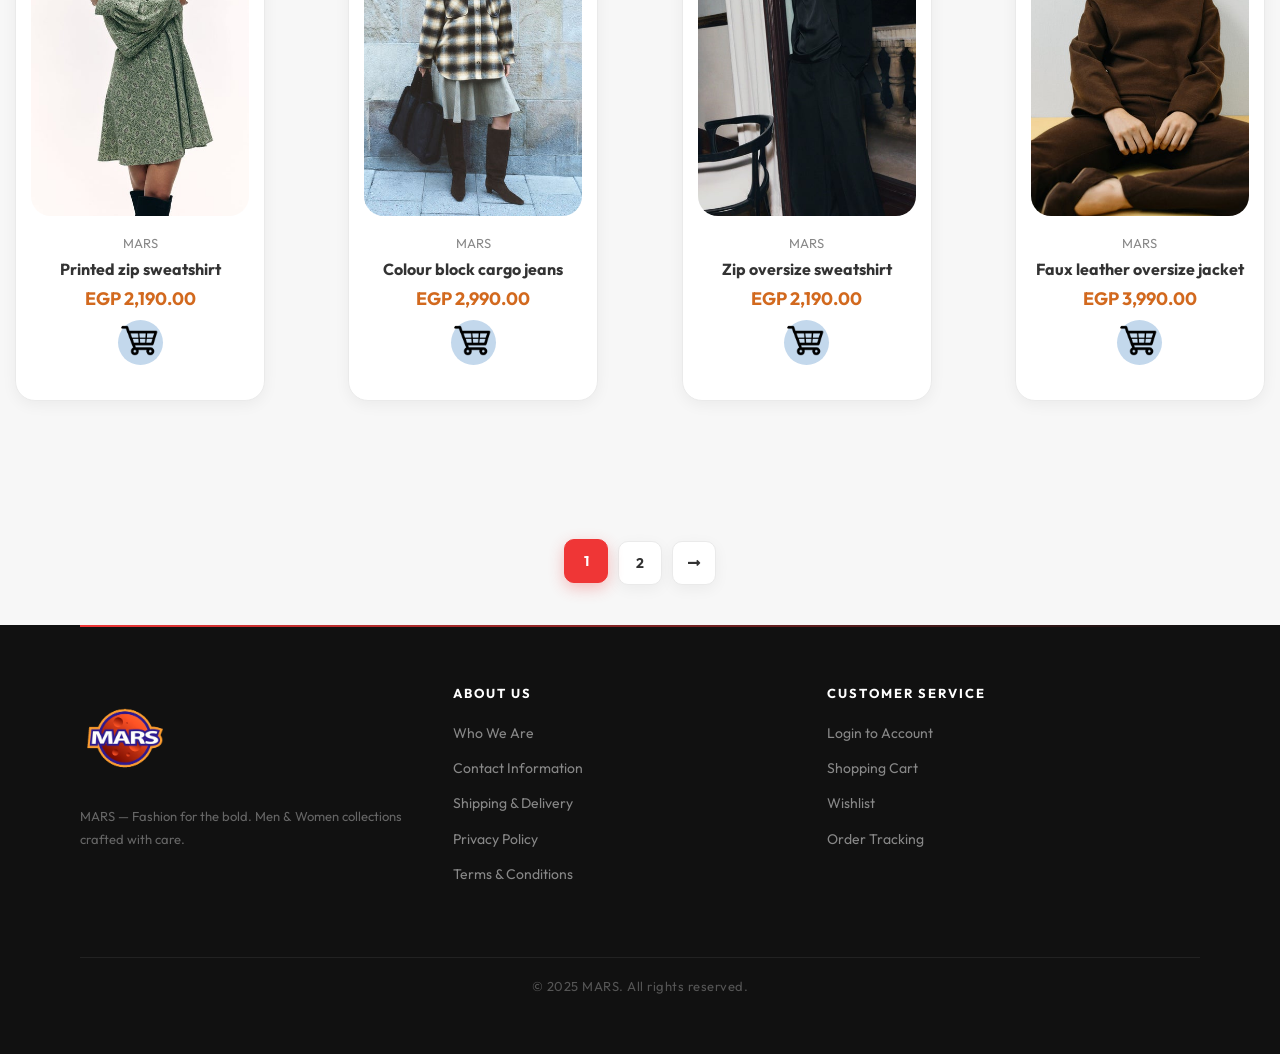
<file: women.html>
<!DOCTYPE html>
<html lang="en">
<head>
    <meta charset="UTF-8">
    <meta name="viewport" content="width=device-width, initial-scale=1.0">
    <meta http-equiv="X-UA-Compatible" content="IE=edge">
    <title>MARS: Women's Collection</title>
    <link rel="stylesheet" href="style.css">
    <link rel="icon" type="image/png" href="img/logo.png">
    <link rel="stylesheet" href="https://pro.fontawesome.com/releases/v5.10.0/css/all.css" />
</head>

<body>
    <!-- Announcement Bar -->
    <div id="announcement-bar">🔥 <span>WOMEN'S EDIT</span> — New arrivals from the Winter Collection &nbsp;|&nbsp; Free shipping over EGP 500</div>

    <section id="header">
        <a href="index.html" class="logo-link"><img src="img/logo.png" width="90" class="logo" alt="MARS Logo"></a>
        <div>
            <ul id="navbar">
                <li><a href="index.html">HOME</a></li>
                <li><a href="men.html">MEN</a></li>
                <li><a class="active" href="women.html">WOMEN</a></li>
                <li id="lg-bag"><a href="cart.html"><img src="img/shopping-bag-3049.png" width="25" alt="Cart"></a></li>
                <div id="close" onclick="toggleMenu()">
                    <i class="fas fa-times"></i>
                </div>
                <div id="Account">
                    <ul>
                        <li><a href="createNEW.html">Create An Account</a></li>
                        <li><a href="signin.html">Sign In</a></li>
                    </ul>
                </div>
            </ul>
        </div>
        <div id="mobil">
            <a href="cart.html"><i class="fa fa-shopping-bag" aria-hidden="true"></i></a>
            <i id="bar" class="fas fa-outdent" onclick="toggleMenu()"></i>
        </div>
    </section>

    <section id="page-header">
        <div class="breadcrumb">
            <a href="index.html">Home</a>
            <span class="sep">›</span>
            <span>Women</span>
        </div>
        <h1>Women's Collection</h1>
        <p>Elegance meets edge — curated for the bold woman. Winter 2025</p>
    </section>

    <section id="prodact1" class="section-p1">
        <h2>Featured Products</h2>
        <h4>Winter Collection</h4>
        <div class="main-contenar">

            <div class="pro animate-fadeInUp" onclick="window.location.href='wsproduct.html'">
                <img src="img/women-pro/wp1/EID-0eda9be8b290dabc4ec2d9f0d1f83f37f2876109.jpeg" width="200" alt="Wide twill trousers">
                <div class="des">
                    <span>MARS</span>
                    <h5>Wide twill trousers</h5>
                    <h4>EGP 1,300.00</h4>
                    <div class="cart"><a href="#"><img src="img/Products/pngegg.png" width="25" alt="Add to cart"></a></div>
                </div>
            </div>

            <div class="pro animate-fadeInUp">
                <img src="img/women-pro/wp2/EID-98e1ba3fbee5f9f52eccc8853dfc7e3cf13c687c.jpeg" width="200" alt="">
                <div class="des">
                    <span>MARS</span>
                    <h5>Slim Fit polo-neck jumper</h5>
                    <h4>EGP 1,499.00</h4>
                    <div class="cart"><a href="#"><img src="img/Products/pngegg.png" width="25" alt="Add to cart"></a></div>
                </div>
            </div>

            <div class="pro animate-fadeInUp">
                <img src="img/women-pro/wp3/EID-477333f65a0d356d03f0c41ed3a42b8c8da2cbfb.jpeg" width="200" alt="">
                <div class="des">
                    <span>MARS</span>
                    <h5>Fine-knit ribbed turtleneck</h5>
                    <h4>EGP 1,499.00</h4>
                    <div class="cart"><a href="#"><img src="img/Products/pngegg.png" width="25" alt="Add to cart"></a></div>
                </div>
            </div>

            <div class="pro animate-fadeInUp">
                <img src="img/women-pro/wp4/EID-c3f94d78bc0dfa19ec99fe35b8a77de4ceb1cd2e.jpeg" width="200" alt="">
                <div class="des">
                    <span>MARS</span>
                    <h5>Slim Fit Fine-knit jumper</h5>
                    <h4>EGP 1,499.00</h4>
                    <div class="cart"><a href="#"><img src="img/Products/pngegg.png" width="25" alt="Add to cart"></a></div>
                </div>
            </div>

            <div class="pro animate-fadeInUp">
                <img src="img/women-pro/wp5/EID-51f83918bd2726a83964e5206a9b2f738e136227.jpeg" width="200" alt="">
                <div class="des">
                    <span>MARS</span>
                    <h5>Printed zip sweatshirt</h5>
                    <h4>EGP 2,190.00</h4>
                    <div class="cart"><a href="#"><img src="img/Products/pngegg.png" width="25" alt="Add to cart"></a></div>
                </div>
            </div>

            <div class="pro animate-fadeInUp">
                <img src="img/women-pro/wp6/EID-1edf1918236a75d271a5ed631635d58120dfdd66.jpeg" width="200" alt="">
                <div class="des">
                    <span>MARS</span>
                    <h5>Colour block cargo jeans</h5>
                    <h4>EGP 2,990.00</h4>
                    <div class="cart"><a href="#"><img src="img/Products/pngegg.png" width="25" alt="Add to cart"></a></div>
                </div>
            </div>

            <div class="pro animate-fadeInUp">
                <img src="img/women-pro/wp7/EID-036af9fbec704445a959867f3fef7c9d2fddec25.jpeg" width="200" alt="">
                <div class="des">
                    <span>MARS</span>
                    <h5>Zip oversize sweatshirt</h5>
                    <h4>EGP 2,190.00</h4>
                    <div class="cart"><a href="#"><img src="img/Products/pngegg.png" width="25" alt="Add to cart"></a></div>
                </div>
            </div>

            <div class="pro animate-fadeInUp">
                <img src="img/women-pro/wp8/EID-9e5709604965c4ae47b623d6befa8b49b7ca1474.jpeg" width="200" alt="">
                <div class="des">
                    <span>MARS</span>
                    <h5>Faux leather oversize jacket</h5>
                    <h4>EGP 3,990.00</h4>
                    <div class="cart"><a href="#"><img src="img/Products/pngegg.png" width="25" alt="Add to cart"></a></div>
                </div>
            </div>

        </div>
    </section>

    <section id="pagination">
        <a href="#" class="active">1</a>
        <a href="#">2</a>
        <a href="#"><i class="fas fa-long-arrow-alt-right"></i></a>
    </section>

    <footer class="section-p1">
        <div class="footer-col">
            <img class="logo" src="img/logo.png" width="65" alt="Company Logo">
            <p style="font-size:13px; margin-top:15px;">MARS &mdash; Fashion for the bold. Men &amp; Women collections crafted with care.</p>
        </div>
        <div class="footer-col">
            <h4>About Us</h4>
            <ul>
                <li><a href="about.html">Who We Are</a></li>
                <li><a href="contact.html">Contact Information</a></li>
                <li><a href="#">Shipping &amp; Delivery</a></li>
                <li><a href="#">Privacy Policy</a></li>
                <li><a href="#">Terms &amp; Conditions</a></li>
            </ul>
        </div>
        <div class="footer-col">
            <h4>Customer Service</h4>
            <ul>
                <li><a href="signin.html">Login to Account</a></li>
                <li><a href="cart.html">Shopping Cart</a></li>
                <li><a href="#">Wishlist</a></li>
                <li><a href="#">Order Tracking</a></li>
            </ul>
        </div>
        <div class="copyright">&copy; 2025 MARS. All rights reserved.</div>
    </footer>

<script src="script.js"></script>
</body>
</html>
</file>
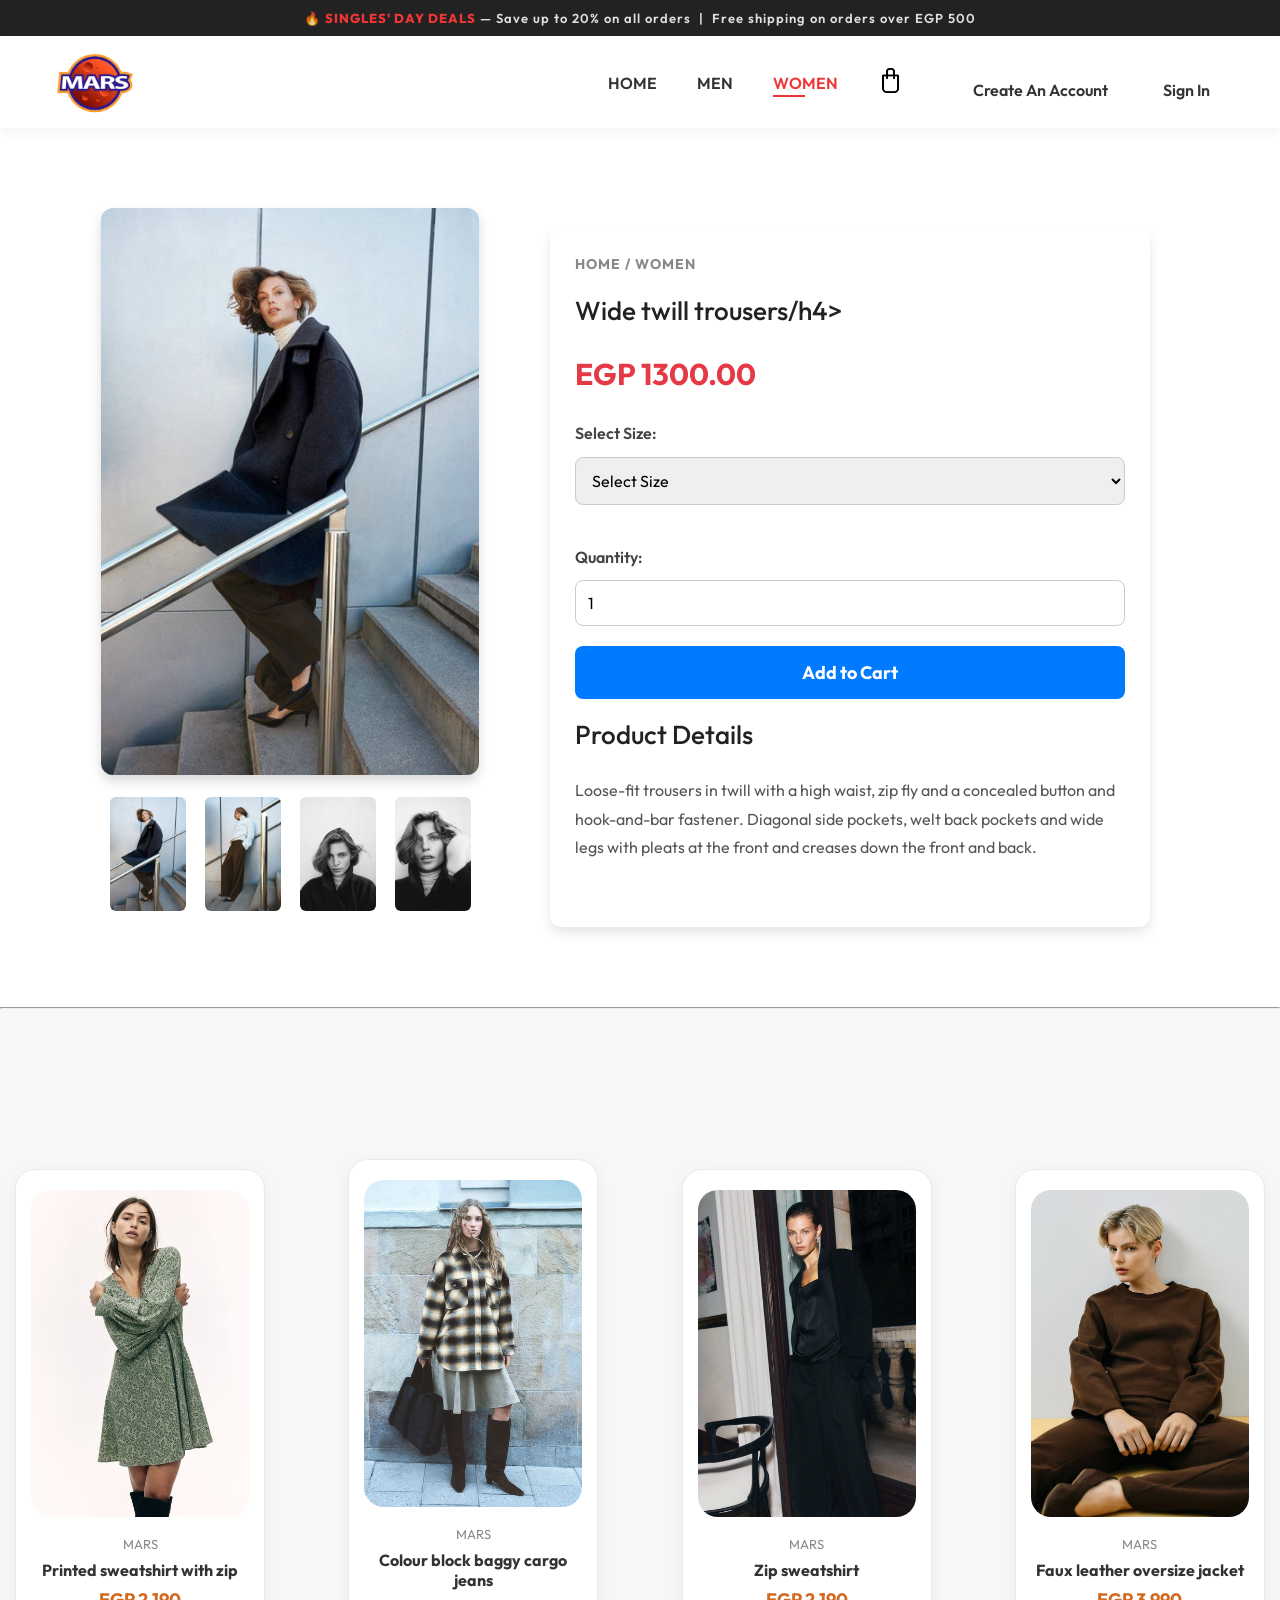
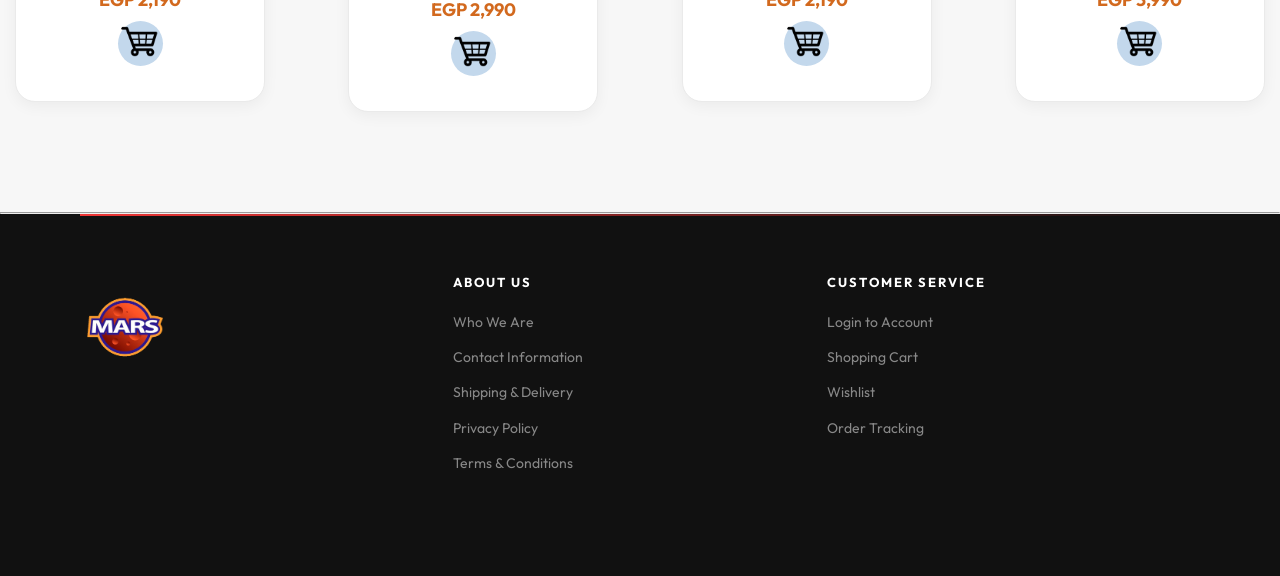
<file: wsproduct.html>
<!DOCTYPE html>
<html lang="en">
<head>
    <meta charset="UTF-8">
    <meta name="viewport" content="width=device-width, initial-scale=1.0">
    <meta http-equiv="X-UA-Compatible" content="IE=edge">
    <title>MARS: WOMEN SECTION </title>
    <link rel="stylesheet" href="style.css">
    <link rel="icon" type="image/png" href="img/logo.png">
    <link rel="stylesheet" href="https://pro.fontawesome.com/releases/v5.10.0/css/all.css" />
</head>

<body>
    <!-- Announcement Bar -->
    <div id="announcement-bar">🔥 <span>SINGLES' DAY DEALS</span> — Save up to 20% on all orders &nbsp;|&nbsp; Free shipping on orders over EGP 500</div>

    <script src="script.js"></script>

    <section id="header">
    
        <a href="index.html" class="logo-link"><img src="img/logo.png" width="90" class="logo" alt=""></a>
        
        <div>
            <ul id="navbar">
    
                <li><a href="index.html">HOME</a></li>
                
                <li><a href="men.html">MEN</a></li>
                <li><a class="active" href="women.html">WOMEN</a></li>
                <li><a href="cart.html"><img src="img/shopping-bag-3049.png" width="25" alt=""></i></a></li>
            
                <div id="Account">
                    <ul>
                        <li><a href="createNEW.html">Create An Account</a></li>
                        <li><a href="signin.html">Sign In</a></li>
                    </ul>
                </div> 
    
            </ul>
        </div>
        
        <div id="mobil">
            <a href="cart.html"><i class="fa fa-shopping-bag" aria-hidden="true"></i></a>
            <i id="bar" class="fas fa-outdent" onclick="toggleMenu()"></i>
          </div>
        
       </section>
   
<section id="prodetails" class="section-p1">
    <div id="single-pro-img">
        <!-- Main product image -->
        <img 
            src="img/women-pro/wp1/EID-0eda9be8b290dabc4ec2d9f0d1f83f37f2876109.jpeg" 
            class="main-img" 
            id="MainImg" 
            alt="Main product image"
        >
        
        <!-- Thumbnail images -->
        <div class="small-img-group">
            <div class="small-img-col">
                <img 
                    src="img/women-pro/wp1/EID-0eda9be8b290dabc4ec2d9f0d1f83f37f2876109.jpeg" 
                    class="small-img" 
                    alt="Thumbnail 1 of product"
                >
            </div>
            <div class="small-img-col">
                <img 
                    src="img/women-pro/wp1/EID-5198cc47649c87bea9977121ada04a792cd5c007.jpeg" 
                    class="small-img" 
                    alt="Thumbnail 2 of product"
                >
            </div>
            <div class="small-img-col">
                <img 
                    src="img/women-pro/wp1/EID-77ce6eb12c1d153ada8ab9b9089f31ecc7f9bcb4.jpeg" 
                    class="small-img" 
                    alt="Thumbnail 3 of product"
                >
            </div>
            <div class="small-img-col">
                <img 
                    src="img/women-pro/wp1/EID-7cb358a7d6defc554f8f539dfb46bf5f7d43d092.jpeg" 
                    class="small-img" 
                    alt="Thumbnail 4 of product"
                >
            </div>
        </div>
    </div>
    <div id="single-pro-det">
        <!-- Breadcrumb -->
        <h6>Home / Women</h6>
    
        <!-- Product Title -->
        <h4>Wide twill trousers/h4>
    
        <!-- Product Price -->
        <h2>EGP 1300.00</h2>
    
        <!-- Size Selection -->
        <label for="size-select" class="label">Select Size:</label>
        <select id="size-select">
            <option disabled selected>Select Size</option>
            <option>Small</option>
            <option>Large</option>
            <option>XL</option>
            <option>XXL</option>
        </select>
    
        <!-- Quantity Selector -->
        <label for="quantity-input" class="label">Quantity:</label>
        <input type="number" id="quantity-input" value="1" min="1">
    
        <!-- Add to Cart Button -->
        <button class="btn-add-cart">Add to Cart</button>
    
        <!-- Product Details -->
        <h4>Product Details</h4>
        <p>
           Loose-fit trousers in twill with a high waist, zip fly and a concealed button and hook-and-bar fastener. Diagonal side pockets, welt back pockets and wide legs with pleats at the front and creases down the front and back.
        </p>
    </div>
    
    </div>
</section>

<hr>
<section id="prodact1"class="section-p1">
    <div class="main-contenar">

        <div class="pro">
            <img src="img/women-pro/wp5/EID-51f83918bd2726a83964e5206a9b2f738e136227.jpeg" width="200" alt="">
        
        <div class="des">
            <span>MARS</span>
            <h5>Printed sweatshirt with zip</h5>
            <h4>EGP 2,190</h4>
            <div class="cart"><a href="#"><img src="img/Products/pngegg.png" width="25" alt=""></a></div>
        </div>
        </div>
        
        <div class="pro">
            <img src="img/women-pro/wp6/EID-1edf1918236a75d271a5ed631635d58120dfdd66.jpeg" width="200" alt="">
        
        <div class="des">
            <span>MARS</span>
            <h5>Colour block baggy cargo jeans</h5>
            <h4>EGP 2,990</h4>
            <div class="cart"><a href="#"><img src="img/Products/pngegg.png" width="25" alt=""></a></div>
        </div>
        </div>
        
        <div class="pro">
            <img src="img/women-pro/wp7/EID-036af9fbec704445a959867f3fef7c9d2fddec25.jpeg" width="200" alt="">
        
        <div class="des">
            <span>MARS</span>
            <h5>Zip sweatshirt</h5>
            <h4>EGP 2,190</h4>
            <div class="cart"><a href="#"><img src="img/Products/pngegg.png" width="25" alt=""></a></div>
        </div>
        </div>
        
        <div class="pro">
            <img src="img/women-pro/wp8/EID-9e5709604965c4ae47b623d6befa8b49b7ca1474.jpeg" width="200" alt="">
        
        <div class="des">
            <span>MARS</span>
            <h5>Faux leather oversize jacket</h5>
            <h4>EGP 3,990</h4>
            <div class="cart"><a href="#"><img src="img/Products/pngegg.png" width="25" alt=""></a></div>
        </div>
        </div>
        
            </div>
    </div>
 </section>

 <hr>
 <footer class="section-p1">
    <div class="footer-col">
        <img class="logo" src="img/logo.png" width="65" alt="Company Logo">
       
    </div>

    <div class="footer-col">
        <h4>About Us</h4>
        <ul>
            <li><a href="about.html">Who We Are</a></li>
            <li><a href="contact.html">Contact Information</a></li>
            <li><a href="#">Shipping & Delivery</a></li>
            <li><a href="#">Privacy Policy</a></li>
            <li><a href="#">Terms & Conditions</a></li>
        </ul>
    </div>

    <div class="footer-col">
        <h4>Customer Service</h4>
        <ul>
            <li><a href="signin.html">Login to Account</a></li>
            <li><a href="cart.html">Shopping Cart</a></li>
            <li><a href="#">Wishlist</a></li>
            <li><a href="#">Order Tracking</a></li>
        </ul>
    </div>
</footer>

<script>
var MainImg = document.getElementById("MainImg");
var smalling = document.getElementsByClassName("small-img");

smalling[0].onclick = function(){
    MainImg.src = smalling[0].src;
}
smalling[1].onclick = function(){
    MainImg.src = smalling[1].src;
}
smalling[2].onclick = function(){
    MainImg.src = smalling[2].src;
}
smalling[3].onclick = function(){
    MainImg.src = smalling[3].src;
}
 </script>
 
</body>
</html>
</file>
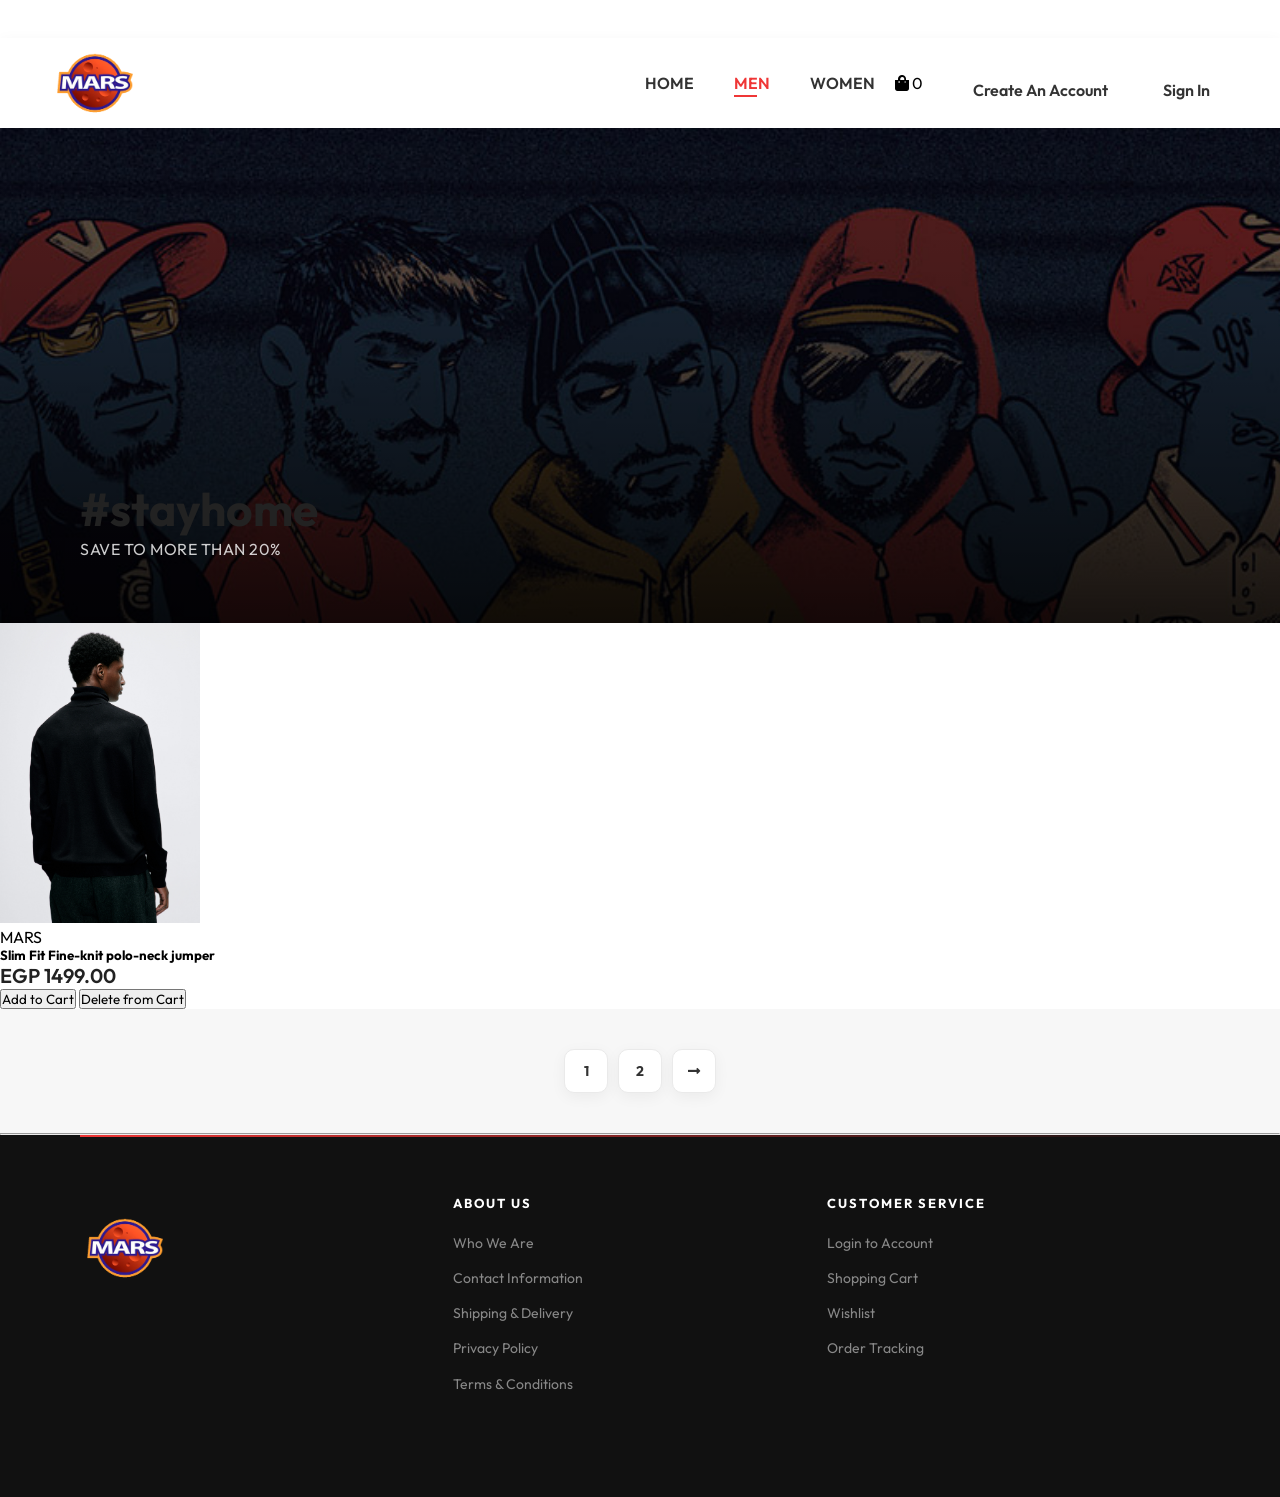
<file: z.html>
<!DOCTYPE html>
<html lang="en">
<head>
    <meta charset="UTF-8">
    <meta name="viewport" content="width=device-width, initial-scale=1.0">
    <meta http-equiv="X-UA-Compatible" content="IE=edge">
    <title>MARS: MEN SECTION </title>
    <link rel="stylesheet" href="style.css">
    <link rel="stylesheet" href="https://pro.fontawesome.com/releases/v5.10.0/css/all.css" />
</head>

<body>
    <script src="script.js"></script>
 
<script>// Script for managing cart actions
  let cart = []; // Array to hold cart items
  
  document.addEventListener("DOMContentLoaded", () => {
      // Add event listeners for Add to Cart buttons
      document.querySelectorAll(".add-to-cart").forEach(button => {
          button.addEventListener("click", () => {
              const productId = button.getAttribute("data-id");
              addToCart(productId);
          });
      });
  
      // Add event listeners for Delete from Cart buttons
      document.querySelectorAll(".delete-from-cart").forEach(button => {
          button.addEventListener("click", () => {
              const productId = button.getAttribute("data-id");
              removeFromCart(productId);
          });
      });
  });
  
  function addToCart(productId) {
      if (!cart.includes(productId)) {
          cart.push(productId);
          console.log(`Product ${productId} added to cart. Current cart:`, cart);
          alert(`Product ${productId} added to cart!`);
      } else {
          alert(`Product ${productId} is already in the cart!`);
      }
  }
  
  function removeFromCart(productId) {
      const index = cart.indexOf(productId);
      if (index > -1) {
          cart.splice(index, 1);
          console.log(`Product ${productId} removed from cart. Current cart:`, cart);
          alert(`Product ${productId} removed from cart!`);
      } else {
          alert(`Product ${productId} is not in the cart!`);
      }
  }
  </script>


    <section id="header">
    
        <a href="index.html" class="logo-link"><img src="img/logo.png" width="90" class="logo" alt=""></a>
        
        <div>
            <ul id="navbar">
    
                <li><a href="index.html">HOME</a></li>
                
                <li><a class="active" href="men.html">MEN</a></li>
                <li><a href="women.html">WOMEN</a></li>
                <div class="shopping">
                    <i class="fa fa-shopping-bag" aria-hidden="true"></i>
                    <span class="quantity">0</span>
                </div>
                
                <div id="Account">
                    <ul>
                        <li><a href="createNEW.html">Create An Account</a></li>
                        <li><a href="signin.html">Sign In</a></li>
                    </ul>
                </div> 
    
            </ul>
        </div>
        
        <div id="mobil">
            <a href="cart.html"><i class="fa fa-shopping-bag" aria-hidden="true"></i></a>
            <i id="bar" class="fas fa-outdent" onclick="toggleMenu()"></i>
          </div>
        
       </section>
   
   <section id="page-header">
      
    <h2>#stayhome</h2>
    
    <p>SAVE TO MORE THAN 20%</p>
    
   </section>

   <div class="pro">
    <img src="img/Products/p1/EID-10723afd15da64c41d027590fb6d72f6b807c161.jpg" width="200" alt="">
    <div class="des">
        <span>MARS</span>
        <h5>Slim Fit Fine-knit polo-neck jumper</h5>
        <h4>EGP 1499.00</h4>
        <button class="add-to-cart" data-id="1">Add to Cart</button>
        <button class="delete-from-cart" data-id="1">Delete from Cart</button>
    </div>
</div>

    

 <section id="pagination" class="section-p1">
    <a href="#">1</a>
    <a href="#">2</a>
    <a href="#"><i class="fas fa-long-arrow-alt-right    "></i></a>
 </section>
 <hr>
 <footer class="section-p1">
    <div class="footer-col">
        <img class="logo" src="img/logo.png" width="65" alt="Company Logo">
       
    </div>

    <div class="footer-col">
        <h4>About Us</h4>
        <ul>
            <li><a href="about.html">Who We Are</a></li>
            <li><a href="contact.html">Contact Information</a></li>
            <li><a href="#">Shipping & Delivery</a></li>
            <li><a href="#">Privacy Policy</a></li>
            <li><a href="#">Terms & Conditions</a></li>
        </ul>
    </div>

    <div class="footer-col">
        <h4>Customer Service</h4>
        <ul>
            <li><a href="signin.html">Login to Account</a></li>
            <li><a href="cart.html">Shopping Cart</a></li>
            <li><a href="#">Wishlist</a></li>
            <li><a href="#">Order Tracking</a></li>
        </ul>
    </div>
</footer>


 
</body>
</html>
</file>
<file: style.css>
@import url('https://fonts.googleapis.com/css2?family=Outfit:wght@300;400;600;700;800&display=swap');

:root {
  --primary-color: #222;
  --secondary-color: #0a6940;
  --accent-color: #ef3636;
  --text-main: #333;
  --text-light: #555;
  --bg-color: #fff;
  --bg-alt: #f7f7f7;
  --price-color: #d2691e;
  --border-color: #eaeaea;
  --shadow-sm: 0 4px 15px rgba(0, 0, 0, 0.05);
  --shadow-md: 0 8px 30px rgba(0, 0, 0, 0.1);
  --transition: 0.3s ease;
}

/* ---- Keyframe Animations ---- */
@keyframes fadeInUp {
  from { opacity: 0; transform: translateY(30px); }
  to   { opacity: 1; transform: translateY(0); }
}
@keyframes fadeIn {
  from { opacity: 0; }
  to   { opacity: 1; }
}
@keyframes slideDown {
  from { opacity: 0; transform: translateY(-20px); }
  to   { opacity: 1; transform: translateY(0); }
}

.animate-fadeInUp {
  opacity: 0;
  animation: fadeInUp 0.7s ease forwards;
}
.animate-fadeIn { animation: fadeIn 1s ease both; }

/* Stagger delays for product cards */
.pro:nth-child(1) { animation-delay: 0.05s; }
.pro:nth-child(2) { animation-delay: 0.10s; }
.pro:nth-child(3) { animation-delay: 0.15s; }
.pro:nth-child(4) { animation-delay: 0.20s; }
.pro:nth-child(5) { animation-delay: 0.25s; }
.pro:nth-child(6) { animation-delay: 0.30s; }
.pro:nth-child(7) { animation-delay: 0.35s; }
.pro:nth-child(8) { animation-delay: 0.40s; }

/* ---- Announcement Bar ---- */
#announcement-bar {
  background: var(--primary-color);
  color: rgba(255,255,255,0.85);
  text-align: center;
  padding: 10px 20px;
  font-size: 13px;
  letter-spacing: 1px;
  font-weight: 600;
  position: fixed;
  top: 0;
  left: 0;
  right: 0;
  z-index: 1001;
}
#announcement-bar span {
  color: var(--accent-color);
  font-weight: 800;
}

/* Push header below announcement bar */
#header {
  top: 38px !important;
}

* {
    margin: 0;
    padding: 0;
    box-sizing: border-box;
    font-family: "Outfit", "Spartan", sans-serif;
  }
  
  html {
    scroll-behavior: smooth;
  }
  
  /* Global Styles */
  
  h1 {
    font-size: 52px;
    line-height: 64px;
    color: var(--primary-color);
    font-weight: 800;
    letter-spacing: -0.5px;
  }
  
  h2 {
    font-size: 46px;
    line-height: 54px;
    color: var(--primary-color);
    font-weight: 700;
  }
  
  h4 {
    font-size: 20px;
    color: var(--primary-color);
    font-weight: 600;
  }
  
  h6 {
    font-weight: 700;
    font-size: 12px;
    letter-spacing: 1px;
    text-transform: uppercase;
  }
  
  p {
    font-size: 16px;
    color: var(--text-light);
    margin: 15px 0 20px 0;
    line-height: 1.7;
  }
  
  .section-p1 {
    padding: 60px 80px;
  }
  
  .section-m1 {
    margin: 40px 0;
  }

  /* Premium Section Headings */
  .section-heading {
    text-align: center;
    margin-bottom: 10px;
  }
  .section-heading h2 {
    font-size: 36px;
    font-weight: 800;
    letter-spacing: -0.5px;
    position: relative;
    display: inline-block;
    padding-bottom: 12px;
  }
  .section-heading h2::after {
    content: '';
    position: absolute;
    bottom: 0;
    left: 50%;
    transform: translateX(-50%);
    width: 50px;
    height: 3px;
    background: var(--accent-color);
    border-radius: 2px;
  }
  .section-heading h4 {
    color: var(--text-light);
    font-size: 15px;
    font-weight: 400;
    letter-spacing: 1px;
    text-transform: uppercase;
    margin-top: 8px;
  }
  
  button.normal{
    font-size: 14px;
    font-weight: 600;
    padding: 15px 30px;
    color: #1a1a1a;
    background-color: #fff;
    border-radius: 4px;
    cursor: pointer;
    border: none;
    outline: none;
    transition: 0.2s;
  }

  button.white{
    font-size: 13px;
    font-weight: 600;
    padding: 11px 18px;
    color: #fff;
    background-color: transparent;
    cursor: pointer;
    border: 1px solid #fff;
    outline: none;
    transition: 0.2s;
  }

  body {
    width: 100%;
    padding-top: 128px; /* 90px navbar + 38px announcement bar */
  }
/*home page*/
#header{
display:flex;
align-items: center;
justify-content: space-between;
background: rgba(255, 255, 255, 0.85);
backdrop-filter: blur(12px);
-webkit-backdrop-filter: blur(12px);
box-shadow: var(--shadow-sm);
top: 0;
left: 0;
right: 0;
height: 90px;
padding: 10px 50px;
position: fixed;
z-index: 1000;
transition: var(--transition);
border-bottom: 1px solid rgba(255, 255, 255, 0.4);
}

.logo-link {
  display: flex;
  align-items: center;
}

.logo {
  width: 90px;
  transition: transform var(--transition);
}

.logo-link:hover .logo {
  transform: scale(1.05); 
}

#navbar{
    display: flex;
    align-items: center;
justify-content: center;

}

#navbar li{
list-style: none;
padding:0 20px;
position: relative; 
}

#navbar li a{
text-decoration: none;
font-size: 16px;
font-weight: 600;
color: var(--text-main);
transition: color var(--transition);
}

#navbar li a:hover,
#navbar li a.active {
    color: var(--accent-color);
}

#navbar li a.active::after,
#navbar li a:hover::after {
    content:"";
    width: 30%;
    height: 2px;
    background-color: var(--accent-color);
    position:absolute;
    bottom: -4px;
    left: 20px;
    transition: width var(--transition);
}


#Account {
  display: flex;
  gap: 15px;
  margin-left: 30px;
  margin-top: 15px;
  flex-direction: column;
  align-items: flex-start;
}

#Account ul {
  list-style: none;
  display: flex;
  gap: 15px;
}

#Account a {
  font-size: 16px;
  color: #333;
  text-decoration: none;
  transition: color 0.3s ease;
}

#Account a:hover {
  color: #ef3636;
}


/* Hero animations */
#hero h4 { animation: fadeInUp 0.6s ease 0.1s both; }
#hero h2 { animation: fadeInUp 0.6s ease 0.2s both; }
#hero h1 { animation: fadeInUp 0.6s ease 0.3s both; }
#hero p  { animation: fadeInUp 0.6s ease 0.4s both; }
#hero button { animation: fadeInUp 0.6s ease 0.5s both; }

#hero{
    background-image: url(img/pexels-cottonbro-5119917.jpg);
    height: 90vh;
    width: 100%;
    background-size: cover;
    background-position: top 25% right 0;
    padding: 0 80px;
    display: flex;
    flex-direction: column;
    align-items: flex-start;
    justify-content: center;
    position: relative;
    box-shadow: inset 0 0 0 2000px rgba(0, 0, 0, 0.3);
}

#hero h4 {
    padding-bottom:15px ;
    color: #fff;
}

#hero h1, #hero h2, #hero p {
    color: #fff;
    text-shadow: 0 2px 5px rgba(0,0,0,0.4); /* Pro text shadow for readability */
}

#hero button a {
  background-color: transparent;
  color: #fff;
  border:0;
  background-repeat: no-repeat;
  cursor:pointer;
  font-weight: 700;
  font-size: 14px;
  text-decoration: none;
  display: inline-block;
  letter-spacing: 1px;
}

#hero button a:hover {
  color: #fff; 
}

#hero button {
    background-color: var(--accent-color);
    border:0;
    padding: 15px 40px;
    border-radius: 30px; /* Modern rounded button instead of background image */
    cursor:pointer;
    font-weight: 700;
    font-size: 14px;
    outline: none;
    transition: transform var(--transition), box-shadow var(--transition), background-color var(--transition);
    box-shadow: 0 5px 15px rgba(239, 54, 54, 0.4); /* Subtle glow matching accent color */
    margin-top: 15px;
}

#hero button:hover {
    transform: translateY(-3px);
    box-shadow: 0 8px 20px rgba(239, 54, 54, 0.6);
    background-color: var(--primary-color);
}


#feature .fe-box{
  width: 250px;
  text-align: center;
  padding: 25px 15px;
  background-color: #0160c5;
  box-shadow: 20px 20px 34px rgba(0, 0, 0, 0.07);
  border: 1px solid #0064d7;
  border-radius: 4px;
  margin: 15px 0;
}

#feature {
  display: flex;
  align-items: center;
  justify-content: space-between;
  flex-wrap: wrap;
}

#feature .fe-box:hover{
  box-shadow: 10px 10px 54px rgba(70, 62, 221, 0.1);
}

#feature .fe-box img{
  width: 100%;
  margin-bottom: 10px;
}

#feature .fe-box h6{
  display: inline-block;
  padding: 9px 8px 6px 8px;
  line-height: 1;
  border-radius: 4px;
  color:#f3f5ff;
background-color:brown;
}

/* Product Section */
#prodact1 {
    text-align: center;
    padding: 80px 0;
    background-color: var(--bg-alt);
}

#prodact1 > h2 {
    font-size: 36px;
    font-weight: 800;
    letter-spacing: -0.5px;
    position: relative;
    display: inline-block;
    padding-bottom: 12px;
}
#prodact1 > h2::after {
    content: '';
    position: absolute;
    bottom: 0;
    left: 50%;
    transform: translateX(-50%);
    width: 50px;
    height: 3px;
    background: var(--accent-color);
    border-radius: 2px;
}
#prodact1 > h4 {
    color: var(--text-light);
    font-size: 14px;
    font-weight: 400;
    letter-spacing: 1.5px;
    text-transform: uppercase;
    margin-top: 8px;
}

#prodact1 .pro {
    width: 100%; /* Full width of container for flexibility */
    max-width: 250px; /* Set a max-width for better structure */
    padding: 20px 15px; /* More padding for a clean look */
    border: 1px solid var(--border-color); /* Cleaner border */
    border-radius: 20px;
    cursor: pointer;
    background-color: var(--bg-color);
    box-shadow: var(--shadow-sm); /* Using var */
    margin: 20px 15px;
    text-align: center;
    transition: box-shadow var(--transition), transform var(--transition);
}

#prodact1 .pro:hover {
    box-shadow: var(--shadow-md); /* Stronger hover effect */
    transform: translateY(-10px); /* Better dynamic feel */
}

#prodact1 .pro .des {
    text-align: center;
    padding: 15px 0;
}

#prodact1 .pro .des span {
    color: #888;
    font-size: 13px; /* Slightly larger, more legible font */
    display: block;
}

#prodact1 .pro .des h5 {
    padding-top: 8px;
    color: #333;
    font-size: 16px;
}

#prodact1 .pro .des h4 {
    padding-top: 8px;
    font-weight: 700;
    font-size: 18px; /* Larger font for price */
    color: #d2691e; /* Chocolate color for price */
}

#prodact1 .pro .cart {
    width: 45px;
    height: 45px;
    display: flex;
    justify-content: center;
    align-items: center;
    border-radius: 50%;
    background-color: #c3d8ec;
    font-weight: 500;
    margin: 10px auto 0 auto;
    transition: background-color 0.3s ease;
}

#prodact1 .pro .cart:hover {
    background-color: #ef3636; /* Accent color for hover */
    color: white;
}

#prodact1 .main-contenar {
    padding-top: 50px;
    display: flex;
    align-items: center;
    justify-content: space-between;
    flex-wrap: wrap;
    gap: 30px; /* Adds spacing between products */
}

#prodact1 .pro img { 
    border-radius: 20px;
    transition: transform var(--transition);
    width: 100%;
}

#prodact1 .pro:hover img {
    transform: scale(1.08); /* Better zoom on hover */
}

/* Banner Section */
#banner {
    display: flex;
    flex-direction: column;
    justify-content: center;
    align-items: center;
    text-align: center;
    background-image: url('img/banner/b2.jpg');
    width: 100%;
    height: 50vh; /* Increased height for more impact */
    background-size: cover;
    background-position: center;
    padding: 30px;
}

#banner h4 {
    color: #edf6ed;
    font-size: 18px; /* Slightly larger for better readability */
    letter-spacing: 1px;
    text-transform: uppercase; /* Adds a bold, modern feel */
}

#banner h2 {
    color: #edf6ed;
    font-size: 36px; /* Larger for greater impact */
    padding: 10px 0;
    font-weight: 700;
    text-transform: uppercase;
}

#banner h2 span {
    color: #ef3636; /* Accent color */
}

#banner button {
    padding: 12px 30px;
    background-color: transparent;
    border: 2px solid #ef3636; /* Clean border for button */
    color: #ef3636;
    font-weight: 600;
    font-size: 16px;
    text-transform: uppercase;
    border-radius: 30px;
    cursor: pointer;
    transition: background-color 0.3s ease, color 0.3s ease;
}

#banner button:hover {
    background-color: #ef3636;
    color: white;
}

#sm-banner{
  display: flex;
  justify-content: space-between;
  flex-wrap: wrap;
}

#sm-banner .banner-box{
  display: flex;
  flex-direction: column;
  justify-content: center;
  align-items:flex-start;
  background-image:url(img/banner/pexels-cottonbro-5839959.jpg) ;
  background-size: cover;
  background-position: center;
  width: 100%; /* Full width for better scaling */
  min-width: 300px; /* Ensures responsiveness */
  max-width: 535px; /* Maintains a max-width for larger screens */
  height: 50vh;
  padding: 40px; /* More padding for a clean, spacious look */
  border-radius: 10px; /* Smooth, modern corners */
  position: relative;
  overflow: hidden;   
}
#sm-banner .banner-box:hover {
  transform: scale(1.05);
  box-shadow: 0 10px 20px rgba(0, 0, 0, 0.15);
}


#sm-banner .banner-box2{
 background-image:url(img/banner/pexels-cottonbro-7026766.jpg) ;
}

#sm-banner h4{
color: #fff;
font-size: 22px; /* Slightly larger for better visibility */
font-weight: 400; /* Light yet legible */
margin-bottom: 10px; /* Adds space between headings */
text-transform: uppercase; /* Modern feel */
letter-spacing: 1px; /* Enhances readability */
}

#sm-banner h2{
  color: #ef3636;
  font-size: 30px; /* Bolder and larger for emphasis */
  font-weight: 800;
  text-transform: uppercase;
  margin-bottom: 10px;
  }

  #sm-banner span{
    color: #fff;
    font-size: 16px; /* Slightly larger for better readability */
    font-weight: 400;
    padding-bottom: 15px;
    letter-spacing: 0.5px;
    }

    #sm-banner .banner-box:hover button{
    background-color: #ef3636;
    border: 1px solid #ef3636;
    color: #fff;
    transition: background-color 0.3s ease, border-color 0.3s ease;
    }

    #sm-banner .banner-box::before {
      content: "";
      position: absolute;
      top: 0;
      left: 0;
      width: 100%;
      height: 100%;
      background: rgba(0, 0, 0, 0.2); /* Dark overlay for contrast */
      z-index: 1;
      border-radius: 10px; /* Ensures overlay follows rounded corners */
  }

  #sm-banner h4, 
  #sm-banner h2,
  #sm-banner button, 
  #sm-banner span {
      position: relative;
      z-index: 2; /* Ensures text stays above overlay */
  }
  
  

    #banner3 {
      display: flex;
      flex-wrap: wrap;
      justify-content: space-between;
      padding: 60px 80px;
      gap: 24px;
      background-color: var(--primary-color);
    }

    #banner3 .banner-box {
      display: flex;
      flex-direction: column;
      justify-content: flex-end; /* Text anchored to BOTTOM */
      align-items: flex-start;
      background-image: url(img/banner/pexels-mikhail-nilov-8221376\ \(1\).jpg);
      background-size: cover;
      background-position: center;
      width: calc(33.33% - 18px);
      min-width: 260px;
      height: 420px;
      padding: 30px;
      border-radius: 16px;
      position: relative;
      overflow: hidden;
      cursor: pointer;
      transition: transform var(--transition), box-shadow var(--transition);
    }

    /* Gradient overlay - dark at bottom for readability */
    #banner3 .banner-box::before {
      content: '';
      position: absolute;
      inset: 0;
      background: linear-gradient(
        to top,
        rgba(0, 0, 0, 0.75) 0%,
        rgba(0, 0, 0, 0.2) 50%,
        rgba(0, 0, 0, 0.0) 100%
      );
      border-radius: 16px;
      z-index: 1;
      transition: background var(--transition);
    }

    /* Image zoom on hover via background-size */
    #banner3 .banner-box:hover {
      transform: translateY(-6px);
      box-shadow: 0 20px 50px rgba(0,0,0,0.5);
    }

    #banner3 .banner-box:hover::before {
      background: linear-gradient(
        to top,
        rgba(0, 0, 0, 0.85) 0%,
        rgba(0, 0, 0, 0.3) 60%,
        rgba(0, 0, 0, 0.05) 100%
      );
    }

    /* Text above overlay */
    #banner3 .banner-box > * {
      position: relative;
      z-index: 2;
    }

    #banner3 h2 {
      color: #fff;
      font-weight: 800;
      font-size: 22px;
      letter-spacing: 1px;
      text-transform: uppercase;
      margin-bottom: 6px;
      padding-top: 0;
    }

    #banner3 h3 {
      color: var(--accent-color);
      font-weight: 600;
      font-size: 14px;
      letter-spacing: 1.5px;
      text-transform: uppercase;
    }

    #banner3 .banner-box2 {
      background-image: url(img/banner/pexels-marcos-sanchez-620772900-29253011.jpg);
    }
    #banner3 .banner-box3 {
      background-image: url(img/banner/pexels-cottonbro-6698322.jpg);
    }
    
    footer {
      display: flex;
      flex-wrap: wrap;
      justify-content: space-between;
      padding: 70px 80px 40px;
      background-color: #111; /* Dark, luxury footer */
      position: relative;
  }

  /* Subtle top border accent */
  footer::before {
    content: '';
    position: absolute;
    top: 0;
    left: 80px;
    right: 80px;
    height: 2px;
    background: linear-gradient(to right, var(--accent-color), transparent);
  }
  
  footer .footer-col {
      flex: 1 1 25%;
      display: flex;
      flex-direction: column;
      margin-bottom: 30px;
      padding: 0 20px 0 0;
      min-width: 200px;
  }
  
  footer h4 {
      font-size: 13px;
      margin-bottom: 20px;
      color: #fff;
      font-weight: 700;
      letter-spacing: 2px;
      text-transform: uppercase;
  }

  footer ul {
    list-style: none;
    padding: 0;
  }

  footer ul li {
    margin-bottom: 10px;
  }
  
  footer p, footer a {
      font-size: 14px;
      margin-bottom: 8px;
      color: #888;
      transition: color var(--transition);
      line-height: 1.8;
  }
  
  footer a {
      text-decoration: none;
      color: #888;
  }
  
  footer a:hover,
  footer a.active {
      color: #fff;
  }
  
  footer p {
      color: #666;
  }

  /* Footer Copyright */
  footer .copyright {
    width: 100%;
    text-align: center;
    border-top: 1px solid #222;
    margin-top: 30px;
    padding-top: 20px;
    font-size: 13px;
    color: #555;
    letter-spacing: 0.5px;
  }
  

  @media (max-width: 768px) {
      footer {
          flex-direction: column;
          padding: 20px 30px;
      }
  
      footer .footer-col {
          padding: 20px;
          width: 100%; /* Full width on smaller screens */
        }
      }
       
      #close{
        display: none;
      }
       #mobil {
        display: none;
      }
      

    
  @media (max-width: 799px) {
    #navbar {
      display: flex;
      flex-direction: column;
      align-items: flex-start;
      justify-content: flex-start;
      position: fixed;
      top: 0;
      right: -300px; /* Corrected */
      height: 100vh;
      width: 300px;
      background-color: #f3f5ff;
      box-shadow: 0 40px 60px rgba(0, 0, 0, 0.1);
      padding: 80px 0 0 10px;
      transition: right 0.3s ease-in-out; /* Added for smooth transition */
    }
    
    #navbar li {
      margin-bottom: 25px;
    }

    #navbar.active {
      right: 0; 
    }

    #mobil {
      display: flex;
      align-content: center;
    }
    
    #mobil i {
      color: #1a1a1a;
      font-size: 24px;
      padding-left: 20px;
    }
    #close {
      position: absolute;
      display: initial;
      top: 30px;
      left: 30px;
      color: #1a1a1a;
      font-size: 20px;
    }
    #lg-bag{
      display: none;
    }

    #hero{
      height: 70vh;
      padding: 0 80px;
      background-position: top 30% right 30% ;
    }
    #prodact1 .main-contenar {
      justify-content: center;
  }
  #prodact1 .pro{
    margin: 15px;
  }

  #banner {
    height: 30vh;
}
#sm-banner .banner-box{
  min-width: 100px; /* Ensures responsiveness */
  height: 30vh;
}
#banner3 {
  padding: 50px 40px;
}
#banner3 .banner-box {
  width: 28%; 

}

}

@media (max-width: 477px) {
 
#header{
  padding: 10px 30px;
}
h1{
  font-size: 38px;
}
h2{
  font-size: 32px;
}

  #hero {
      padding: 0 20px; /* Reduced padding for mobile */
      background-position: 55%;
  }


  #prodact1 .pro {
      width: 100%;
  }

  #banner {
      height: 40vh; /* Reduced height for better fit */
  }

  #sm-banner .banner-box {
      height: 40vh;
  }
  #sm-banner .banner-box2 {
    margin-top: 20px;
}

  #banner3 {
      padding: 40px 30px;
  }

  #banner3 .banner-box {
      width: 30%; 
  }
}

/* ---- Men / Women Page Header ---- */
#page-header {
  position: relative;
  width: 100%;
  height: 55vh;
  background-image: url("img/banner/b1 (1).jpg");
  background-size: cover;
  background-position: center;
  display: flex;
  flex-direction: column;
  justify-content: flex-end;
  align-items: flex-start;
  padding: 60px 80px;
  overflow: hidden;
}

/* Dark gradient for readability */
#page-header::before {
  content: '';
  position: absolute;
  inset: 0;
  background: linear-gradient(
    to top,
    rgba(0, 0, 0, 0.75) 0%,
    rgba(0, 0, 0, 0.2) 60%,
    rgba(0, 0, 0, 0.0) 100%
  );
  z-index: 1;
}

#page-header > * {
  position: relative;
  z-index: 2;
}

#page-header .breadcrumb {
  display: flex;
  align-items: center;
  gap: 8px;
  font-size: 13px;
  color: rgba(255,255,255,0.6);
  margin-bottom: 12px;
  letter-spacing: 0.5px;
}
#page-header .breadcrumb a {
  color: rgba(255,255,255,0.6);
  text-decoration: none;
  transition: color var(--transition);
}
#page-header .breadcrumb a:hover { color: #fff; }
#page-header .breadcrumb .sep { font-size: 10px; }

#page-header h1 {
  font-size: 56px;
  font-weight: 800;
  color: #fff;
  letter-spacing: -2px;
  line-height: 1;
  margin-bottom: 14px;
  animation: fadeInUp 0.7s ease both;
  text-shadow: 0 2px 20px rgba(0,0,0,0.4);
}

#page-header p {
  color: rgba(255,255,255,0.8);
  font-size: 16px;
  margin: 0;
  letter-spacing: 0.5px;
  animation: fadeInUp 0.7s ease 0.15s both;
}

/* ---- Pagination ---- */
#pagination {
  text-align: center;
  padding: 40px 0;
  background: var(--bg-alt);
  display: flex;
  justify-content: center;
  gap: 10px;
}
#pagination a {
  text-decoration: none;
  width: 44px;
  height: 44px;
  display: inline-flex;
  align-items: center;
  justify-content: center;
  background: var(--bg-color);
  color: var(--text-main);
  border: 1.5px solid var(--border-color);
  border-radius: 10px;
  font-weight: 700;
  font-size: 14px;
  transition: all var(--transition);
  box-shadow: var(--shadow-sm);
}
#pagination a:hover,
#pagination a.active {
  background: var(--accent-color);
  color: #fff;
  border-color: var(--accent-color);
  transform: translateY(-2px);
  box-shadow: 0 5px 15px rgba(239,54,54,0.3);
}

#prodetails{
  display: flex;
margin-top: 20px;
}
/* Styling for #single-pro-img */
#single-pro-img {
  display: flex;
  flex-direction: column;
  align-items: center;
  margin-bottom: 30px;
}

.main-img {
  width: 90%;
  max-width: 500px;
  border-radius: 12px;
  box-shadow: 0 6px 12px rgba(0, 0, 0, 0.15);
  margin-bottom: 20px;
  transition: transform 0.3s ease, box-shadow 0.3s ease;
}

.main-img:hover {
  transform: scale(1.02);
  box-shadow: 0 8px 16px rgba(0, 0, 0, 0.2);
}

.small-img-group {
  display: flex;
  gap: 15px;
  justify-content: center;
}

.small-img-col {
  flex: 1;
  max-width: 80px;
}

.small-img {
  width: 100%;
  height: auto;
  border: 2px solid transparent;
  border-radius: 8px;
  transition: transform 0.3s ease, border-color 0.3s ease, box-shadow 0.3s ease;
  cursor: pointer;
}

.small-img:hover {
  transform: scale(1.1);
  border-color: #d2691e;
  box-shadow: 0 4px 8px rgba(0, 0, 0, 0.1);
}

/* Styling for #single-pro-det */
#single-pro-det {
  max-width: 600px;
  margin: 20px auto;
  padding: 25px;
  background-color: #fff;
  border-radius: 12px;
  box-shadow: 0 6px 12px rgba(0, 0, 0, 0.1);
  line-height: 1.6;
}

#single-pro-det h6 {
  font-size: 14px;
  color: #888;
  text-transform: uppercase;
  letter-spacing: 1px;
  margin-bottom: 15px;
}

#single-pro-det h4 {
  font-size: 26px;
  margin: 15px 0;
  color: #222;
  font-weight: 500;
}

#single-pro-det h2 {
  font-size: 30px;
  color: #e63946;
  font-weight: bold;
  margin-bottom: 20px;
}

.label {
  display: block;
  font-weight: 600;
  margin: 20px 0 10px;
  color: #444;
}

/* Dropdown and Inputs */
#single-pro-det select,
#single-pro-det input[type="number"] {
  width: 100%;
  padding: 12px;
  border: 1px solid #ccc;
  border-radius: 8px;
  font-size: 16px;
  margin-bottom: 20px;
  transition: border-color 0.3s ease, box-shadow 0.3s ease;
}

#single-pro-det select:focus,
#single-pro-det input[type="number"]:focus {
  border-color: #007bff;
  box-shadow: 0 0 6px rgba(0, 123, 255, 0.2);
  outline: none;
}

/* Add to Cart Button */
.btn-add-cart {
  width: 100%;
  padding: 15px;
  background-color: #007bff;
  color: #fff;
  font-size: 18px;
  font-weight: 700;
  text-align: center;
  border: none;
  border-radius: 8px;
  cursor: pointer;
  transition: background-color 0.3s ease, transform 0.3s ease;
}

.btn-add-cart:hover {
  background-color: #0056b3;
  transform: translateY(-2px);
}

/* Product Description */
#single-pro-det p {
  font-size: 16px;
  color: #555;
  margin-top: 20px;
  line-height: 1.8;
}

/* Responsive Design */
@media (max-width: 768px) {
  #single-pro-img,
  #single-pro-det {
      max-width: 90%;
  }

  .small-img {
      max-width: 60px;
  }
}

@media (max-width: 480px) {
 
  #single-pro-det h4 {
      font-size: 22px;
  }

  #single-pro-det h2 {
      font-size: 26px;
  }

  .btn-add-cart {
      font-size: 16px;
  }
}

/*About page*/
#page-header.about-header{
  background-image: url(img/about/banner.png);
}

#about-head {
display: flex;
align-items: center;
}

#about-head img{
width: 50%;
height: auto;
}
#about-head div{
  padding-left: 40px;
}
#about-head p{
  color:#555;
}

/*Contact page*/
#page-header.contact-header{
  background-image: url(img/about/banner.png);
}

#contact-details {
  display: flex;
  flex-wrap: wrap;
  justify-content: space-between;
  gap: 30px;
  max-width: 1200px;
  margin: 0 auto;
}

#contact-details .details {
  flex: 1;
  min-width: 300px;
  padding: 20px;
  border-radius: 8px;
  background-color: #f9f9f9;
  box-shadow: 0 2px 4px rgba(0, 0, 0, 0.1);
}

#contact-details .details span {
  display: inline-block;
  font-size: 1.3rem;
  font-weight: bold;
  color: #d2691e;
  margin-bottom: 15px;
}

#contact-details .details h2 {
  font-size: 2rem;
  margin-bottom: 25px;
  color: #333;
}

#contact-details .details li {
  display: flex;
  align-items: flex-start;
  margin-bottom: 20px;
  list-style: none;
}

#contact-details .details li i {
  font-size: 1.6rem;
  color: #d2691e;
  margin-right: 20px;
}

#contact-details .details li p {
  margin: 0;
  font-size: 1.1rem;
  color: #555;
}

#contact-details .details li p strong {
  font-weight: bold;
  color: #333;
}

#contact-details .map {
  flex: 1;
  min-width: 300px;
  border-radius: 8px;
  overflow: hidden;
  box-shadow: 0 2px 4px rgba(0, 0, 0, 0.1);
}

#contact-details .map iframe {
  width: 100%;
  height: 100%;
  border: 0;
}

/* Form Section */
#form-details {
  max-width: 800px;
  margin: 60px auto;
  padding: 40px;
  text-align: center;
  background-color: #ffffff;
  border-radius: 10px;
  box-shadow: 0 4px 8px rgba(0, 0, 0, 0.1);
}

#form-details span {
  font-size: 1.3rem;
  font-weight: bold;
  color: #d2691e;
  display: block;
  margin-bottom: 15px;
}

#form-details h2 {
  font-size: 2rem;
  margin-bottom: 35px;
  color: #333;
}

#form-details form {
  display: flex;
  flex-direction: column;
  gap: 25px;
}

#form-details form input,
#form-details form textarea {
  width: 100%;
  padding: 15px;
  border: 1px solid #ddd;
  border-radius: 5px;
  font-size: 1.1rem;
  background: #fafafa;
  transition: border-color 0.3s, box-shadow 0.3s;
}

#form-details form input:focus,
#form-details form textarea:focus {
  border-color: #d2691e;
  box-shadow: 0 0 5px rgba(0, 123, 255, 0.5);
  outline: none;
}

#form-details form textarea {
  resize: none;
  height: 200px;
}

#form-details form button {
  padding: 15px 20px;
  font-size: 1.1rem;
  color: #fff;
  background-color: #d2691e;
  border: none;
  border-radius: 5px;
  cursor: pointer;
  transition: background-color 0.3s, transform 0.2s;
}

#form-details form button:hover {
  background-color: #222;
  transform: translateY(-2px);
}

#form-details form button:active {
  transform: translateY(0);
}
</file>
